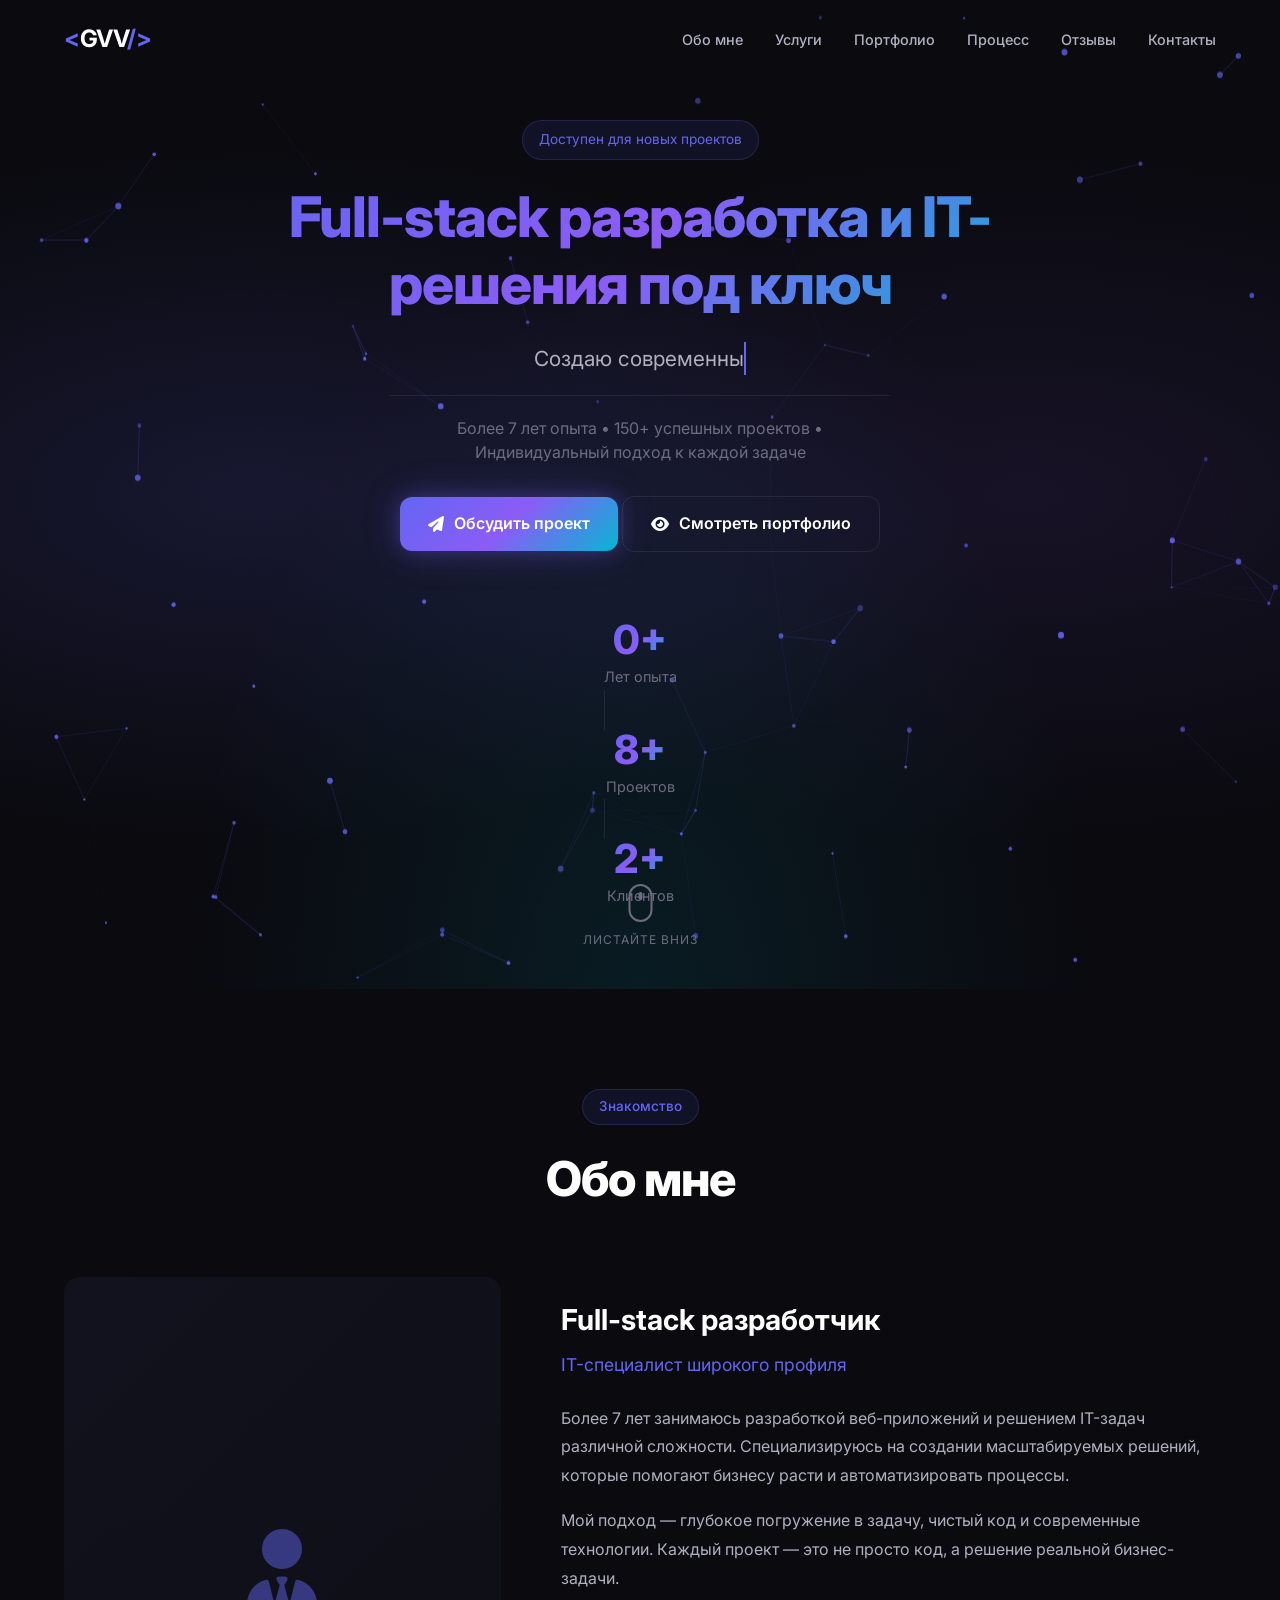
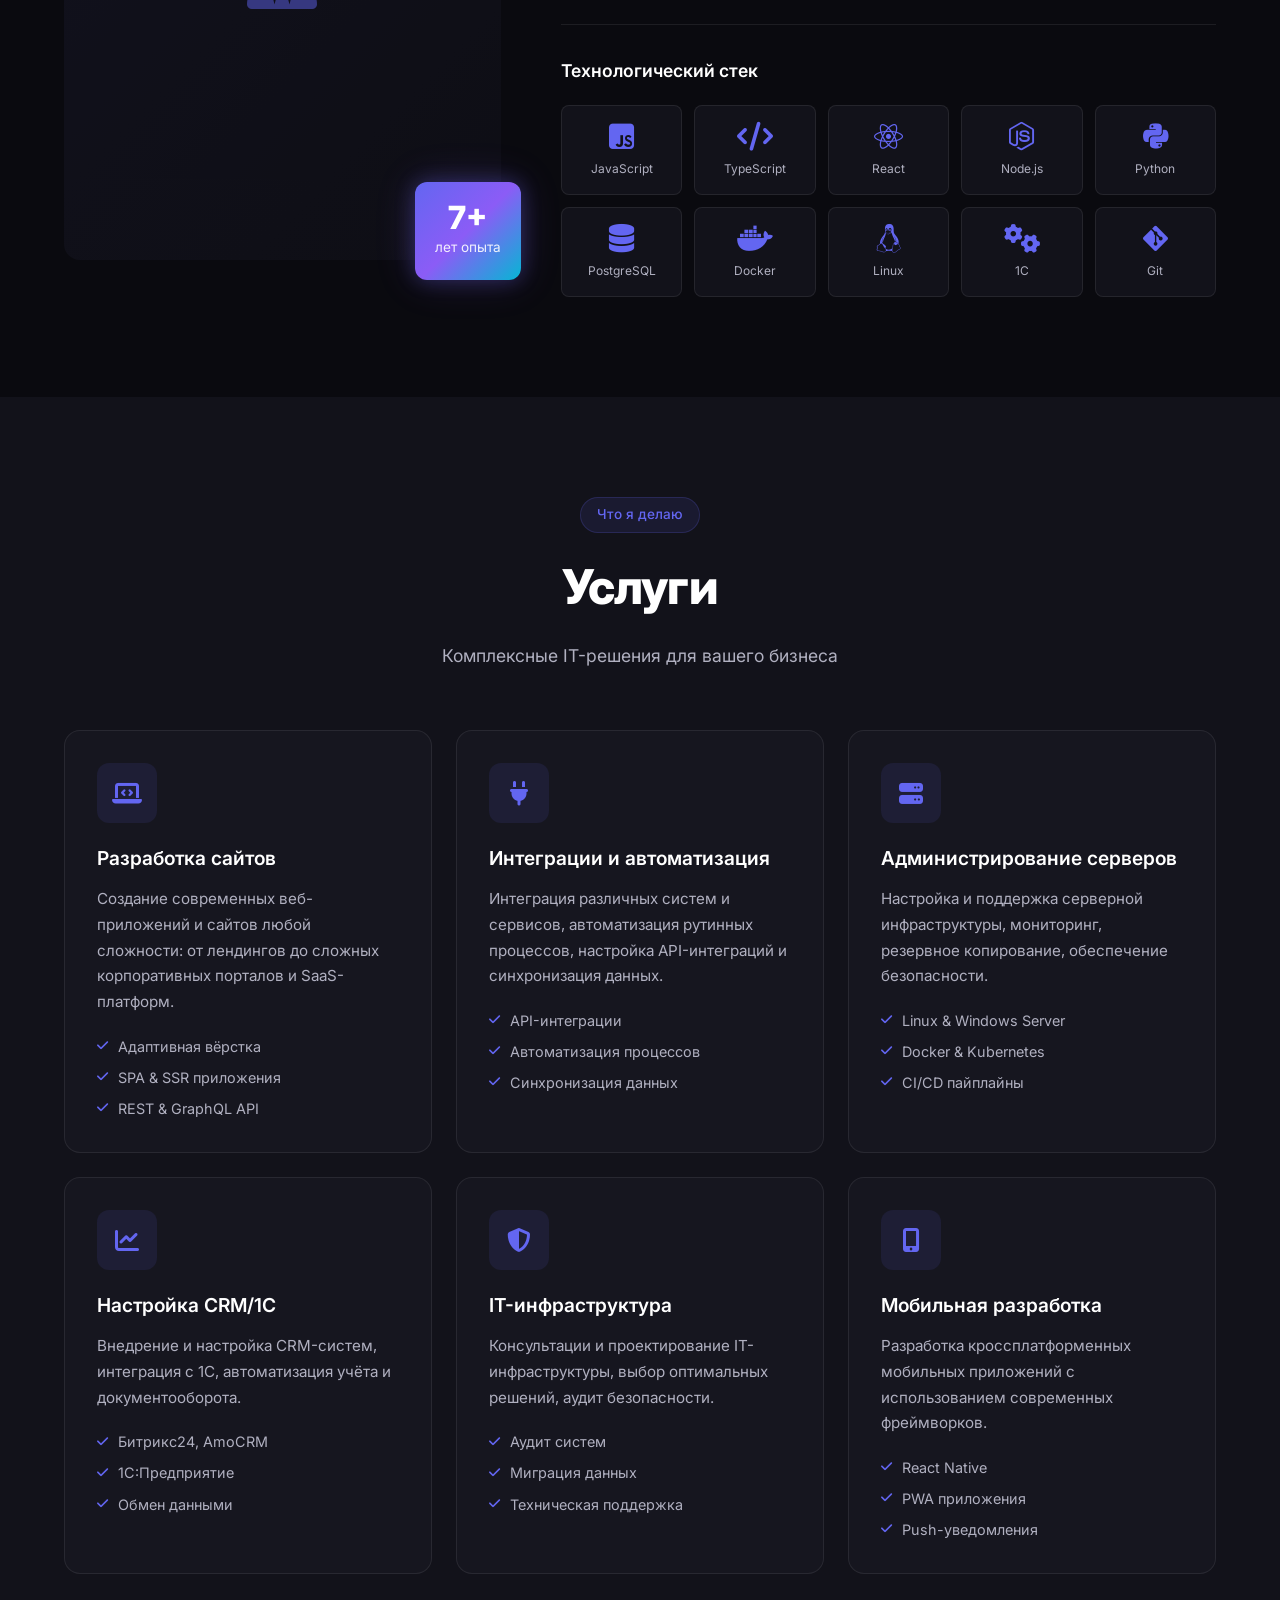
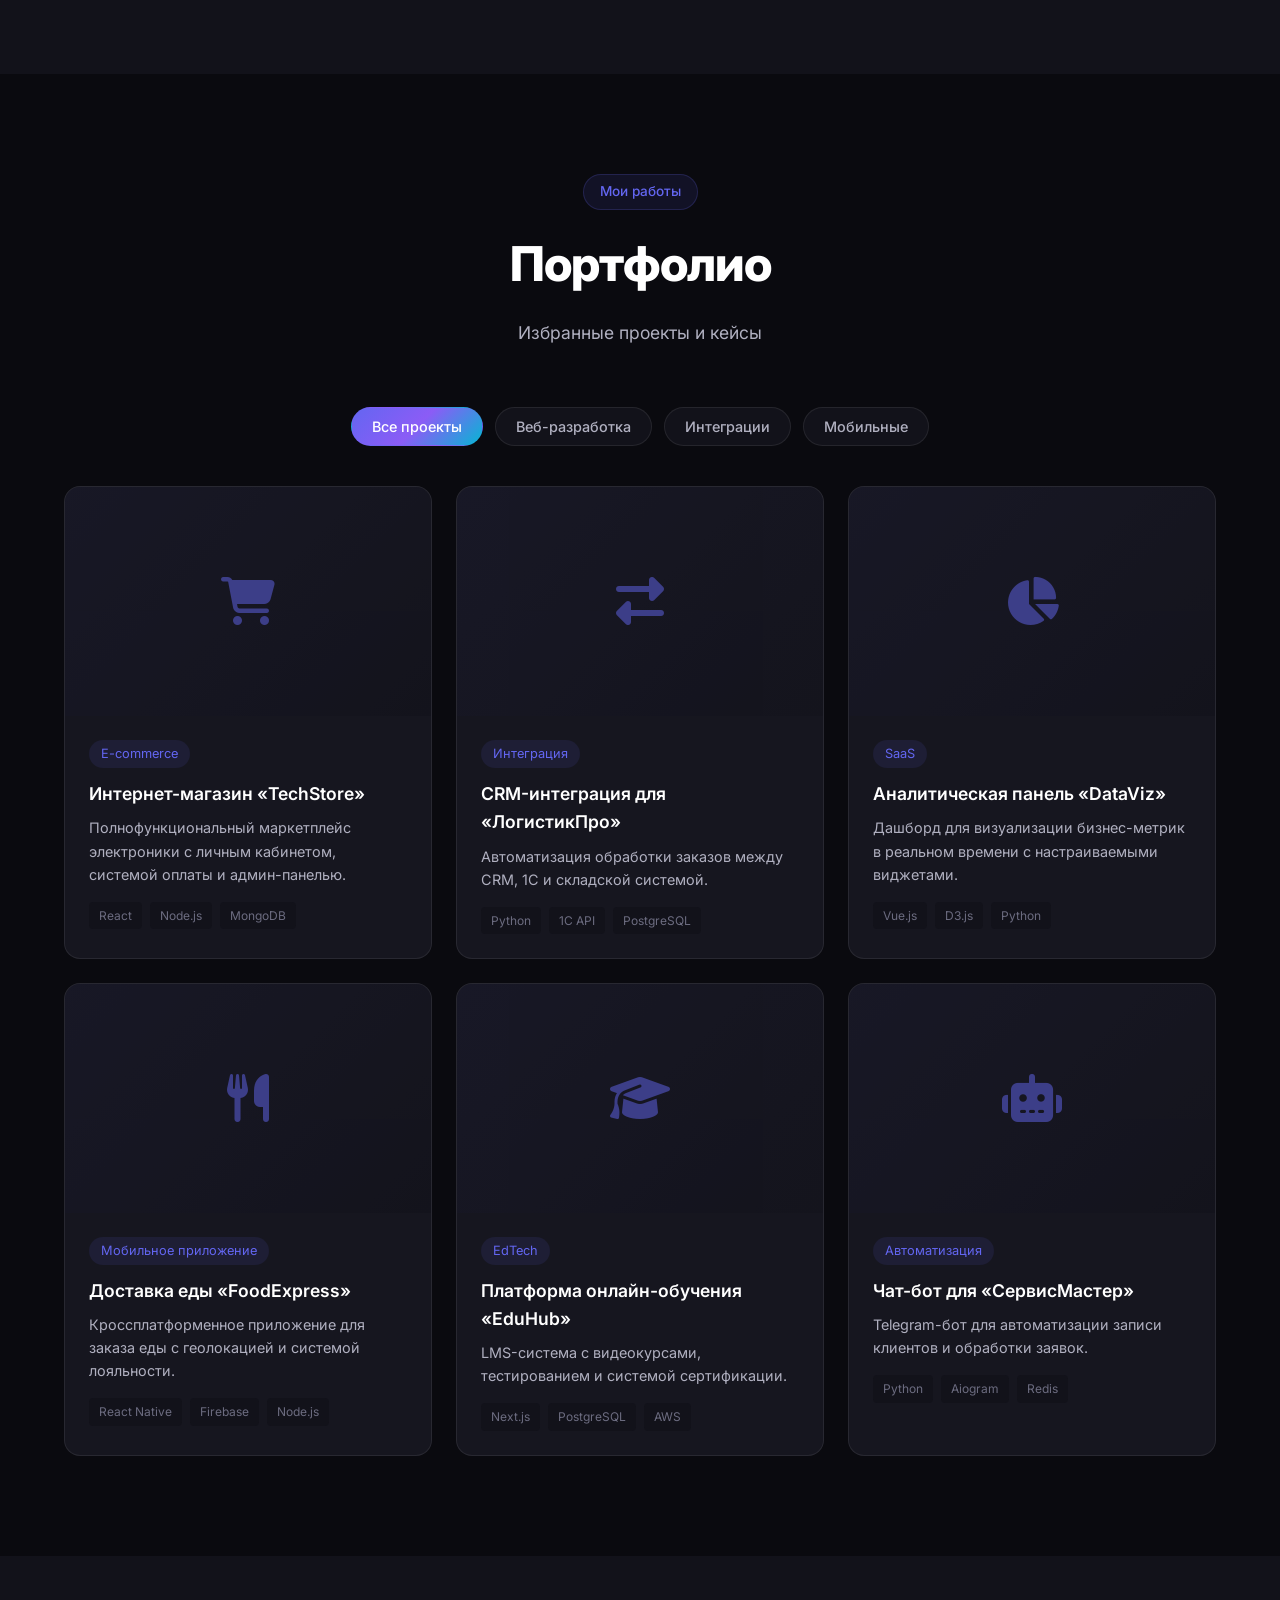
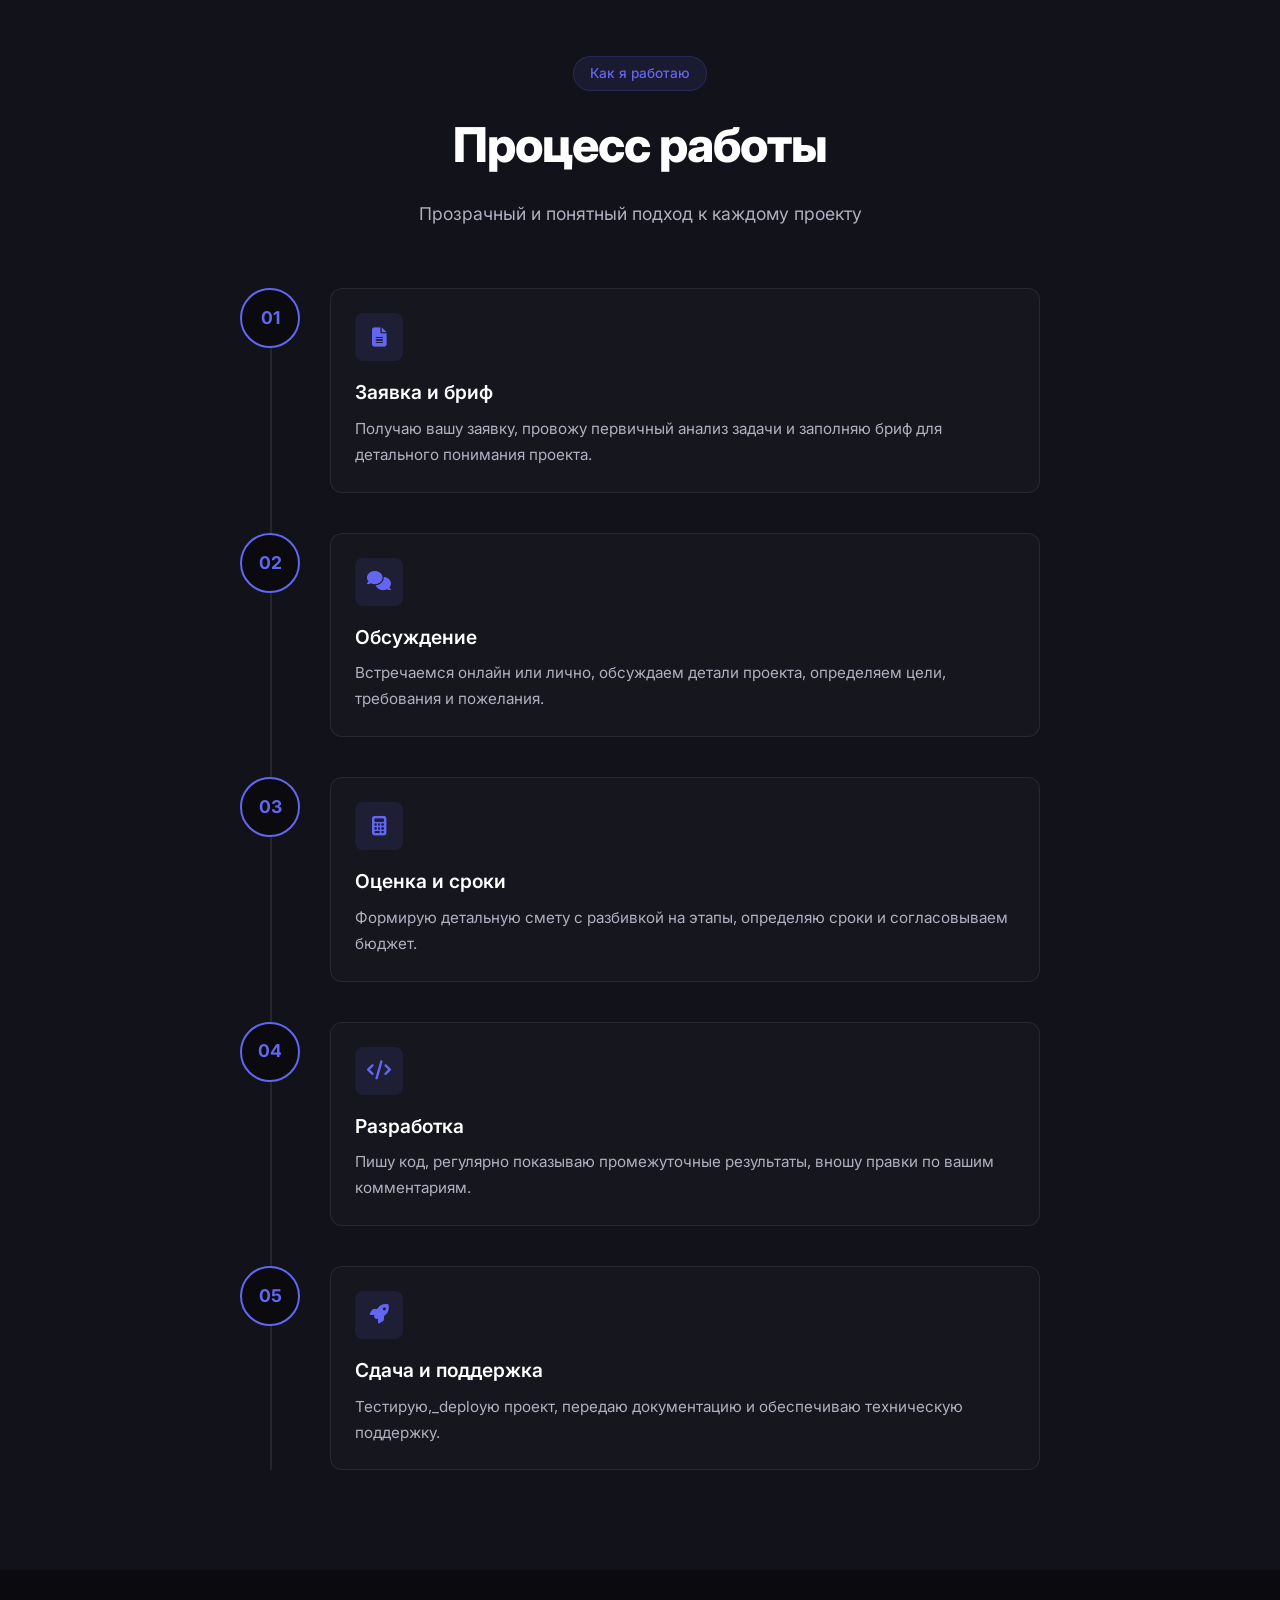
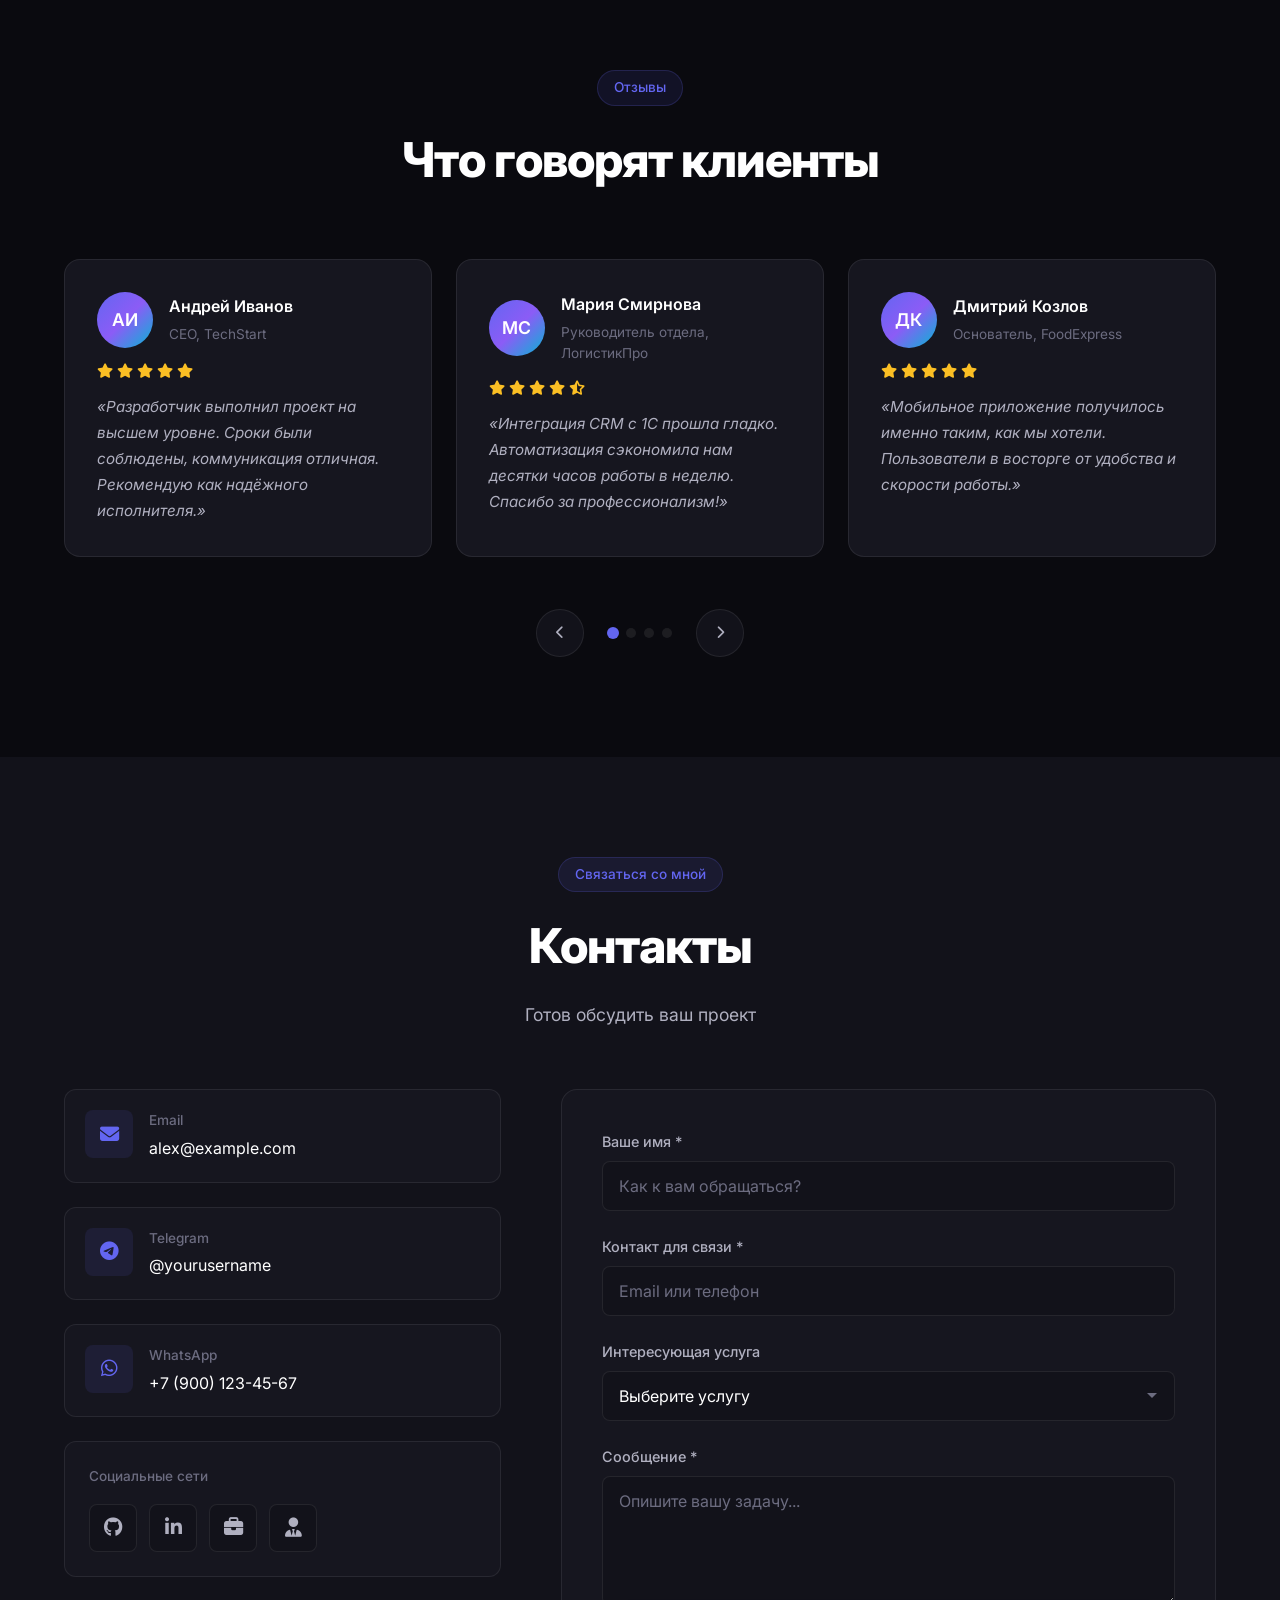
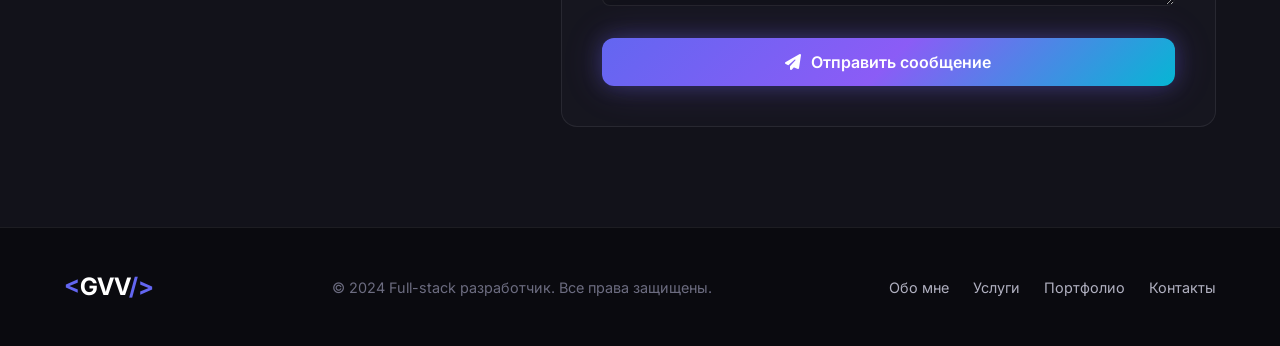
<file: index.html>
<!DOCTYPE html>
<html lang="ru">
<head>
    <meta charset="UTF-8">
    <meta name="viewport" content="width=device-width, initial-scale=1.0">
    <title>Full-stack разработчик & IT-специалист | Портфолио</title>
    <meta name="description" content="Full-stack разработка и IT-решения под ключ. Создаю современные веб-приложения, автоматизирую бизнес-процессы, обеспечиваю надёжную IT-инфраструктуру.">
    <meta property="og:title" content="Full-stack разработчик & IT-специалист | Портфолио">
    <meta property="og:description" content="Full-stack разработка и IT-решения под ключ. Создаю современные веб-приложения, автоматизирую бизнес-процессы.">
    <meta property="og:type" content="website">
    <meta property="og:image" content="https://yourdomain.com/og-image.jpg">
    <meta property="og:url" content="https://yourdomain.com">
    <link rel="icon" type="image/svg+xml" href="favicon.svg">
    <script type="application/ld+json">
    {
      "@context": "https://schema.org",
      "@type": "ProfessionalService",
      "name": "Full-stack разработчик & IT-специалист",
      "description": "Full-stack разработка и IT-решения под ключ",
      "url": "https://yourdomain.com",
      "telephone": "+7-900-123-45-67",
      "email": "alex@example.com",
      "sameAs": [
        "https://github.com/yourusername",
        "https://linkedin.com/in/yourusername",
        "https://t.me/yourusername"
      ]
    }
    </script>
    <link rel="preconnect" href="https://fonts.googleapis.com">
    <link rel="preconnect" href="https://fonts.gstatic.com" crossorigin>
    <link href="https://fonts.googleapis.com/css2?family=Inter:wght@300;400;500;600;700;800&display=swap" rel="stylesheet">
    <link rel="stylesheet" href="https://cdnjs.cloudflare.com/ajax/libs/font-awesome/6.4.0/css/all.min.css">
    <link rel="stylesheet" href="styles.css">
    <link rel="stylesheet" href="animations.css">
</head>
<body>
    <!-- Navigation -->
    <nav class="navbar" id="navbar">
        <div class="nav-container">
            <a href="#" class="nav-logo">
                <span class="logo-bracket">&lt;</span>GVV<span class="logo-bracket">/&gt;</span>
            </a>
            <div class="nav-menu" id="nav-menu">
                <a href="#about" class="nav-link">Обо мне</a>
                <a href="#services" class="nav-link">Услуги</a>
                <a href="#portfolio" class="nav-link">Портфолио</a>
                <a href="#process" class="nav-link">Процесс</a>
                <a href="#testimonials" class="nav-link">Отзывы</a>
                <a href="#contact" class="nav-link">Контакты</a>
            </div>
            <button class="nav-toggle" id="nav-toggle" aria-label="Toggle menu">
                <span class="toggle-bar"></span>
                <span class="toggle-bar"></span>
                <span class="toggle-bar"></span>
            </button>
        </div>
    </nav>

    <!-- Hero Section -->
    <section class="hero" id="hero">
        <div class="hero-bg">
            <div class="hero-gradient"></div>
            <canvas id="particles-canvas"></canvas>
        </div>
        <div class="hero-content">
            <div class="hero-badge animate-fade-in">
                <span class="badge-dot"></span>
                Доступен для новых проектов
            </div>
            <h1 class="hero-title animate-fade-in">
                <span class="hero-name">Full-stack разработка и IT-решения под ключ</span>
            </h1>
            <p class="hero-subtitle animate-fade-in">
                Создаю современные веб-приложения, автоматизирую бизнес-процессы и обеспечиваю надёжную IT-инфраструктуру
            </p>
            <p class="hero-description animate-fade-in">
                Более 7 лет опыта • 150+ успешных проектов • Индивидуальный подход к каждой задаче
            </p>
            <div class="hero-buttons animate-fade-in">
                <a href="#contact" class="btn btn-primary">
                    <i class="fas fa-paper-plane"></i>
                    Обсудить проект
                </a>
                <a href="#portfolio" class="btn btn-secondary">
                    <i class="fas fa-eye"></i>
                    Смотреть портфолио
                </a>
            </div>
            <div class="hero-stats animate-fade-in">
                <div class="stat-item">
                    <span class="stat-number" data-count="7">0</span>
                    <span class="stat-label">Лет опыта</span>
                </div>
                <div class="stat-divider"></div>
                <div class="stat-item">
                    <span class="stat-number" data-count="150">0</span>
                    <span class="stat-label">Проектов</span>
                </div>
                <div class="stat-divider"></div>
                <div class="stat-item">
                    <span class="stat-number" data-count="50">0</span>
                    <span class="stat-label">Клиентов</span>
                </div>
            </div>
        </div>
        <div class="hero-scroll">
            <a href="#about" class="scroll-btn">
                <span class="scroll-mouse">
                    <span class="scroll-wheel"></span>
                </span>
                <span class="scroll-text">Листайте вниз</span>
            </a>
        </div>
    </section>

    <!-- About Section -->
    <section class="section about" id="about">
        <div class="container">
            <div class="section-header">
                <span class="section-tag">Знакомство</span>
                <h2 class="section-title">Обо мне</h2>
            </div>
            <div class="about-grid">
                <div class="about-image">
                    <div class="image-wrapper">
                        <div class="image-placeholder">
                            <i class="fas fa-user-tie"></i>
                        </div>
                        <div class="image-border"></div>
                    </div>
                    <div class="experience-badge">
                        <span class="exp-number">7+</span>
                        <span class="exp-text">лет опыта</span>
                    </div>
                </div>
                <div class="about-content">
                    <h3 class="about-name">Full-stack разработчик</h3>
                    <p class="about-role">IT-специалист широкого профиля</p>
                    <p class="about-text">
                        Более 7 лет занимаюсь разработкой веб-приложений и решением 
                        IT-задач различной сложности. Специализируюсь на создании 
                        масштабируемых решений, которые помогают бизнесу расти и 
                        автоматизировать процессы.
                    </p>
                    <p class="about-text">
                        Мой подход — глубокое погружение в задачу, чистый код и 
                        современные технологии. Каждый проект — это не просто код, 
                        а решение реальной бизнес-задачи.
                    </p>
                    
                    <div class="tech-stack">
                        <h4 class="stack-title">Технологический стек</h4>
                        <div class="stack-grid">
                            <div class="tech-item" data-tooltip="JavaScript">
                                <i class="fab fa-js-square"></i>
                                <span>JavaScript</span>
                            </div>
                            <div class="tech-item" data-tooltip="TypeScript">
                                <i class="fas fa-code"></i>
                                <span>TypeScript</span>
                            </div>
                            <div class="tech-item" data-tooltip="React">
                                <i class="fab fa-react"></i>
                                <span>React</span>
                            </div>
                            <div class="tech-item" data-tooltip="Node.js">
                                <i class="fab fa-node-js"></i>
                                <span>Node.js</span>
                            </div>
                            <div class="tech-item" data-tooltip="Python">
                                <i class="fab fa-python"></i>
                                <span>Python</span>
                            </div>
                            <div class="tech-item" data-tooltip="PostgreSQL">
                                <i class="fas fa-database"></i>
                                <span>PostgreSQL</span>
                            </div>
                            <div class="tech-item" data-tooltip="Docker">
                                <i class="fab fa-docker"></i>
                                <span>Docker</span>
                            </div>
                            <div class="tech-item" data-tooltip="Linux">
                                <i class="fab fa-linux"></i>
                                <span>Linux</span>
                            </div>
                            <div class="tech-item" data-tooltip="1С">
                                <i class="fas fa-cogs"></i>
                                <span>1С</span>
                            </div>
                            <div class="tech-item" data-tooltip="Git">
                                <i class="fab fa-git-alt"></i>
                                <span>Git</span>
                            </div>
                        </div>
                    </div>
                </div>
            </div>
        </div>
    </section>

    <!-- Services Section -->
    <section class="section services" id="services">
        <div class="container">
            <div class="section-header">
                <span class="section-tag">Что я делаю</span>
                <h2 class="section-title">Услуги</h2>
                <p class="section-subtitle">Комплексные IT-решения для вашего бизнеса</p>
            </div>
            <div class="services-grid">
                <div class="service-card">
                    <div class="service-icon">
                        <i class="fas fa-laptop-code"></i>
                    </div>
                    <h3 class="service-title">Разработка сайтов</h3>
                    <p class="service-desc">
                        Создание современных веб-приложений и сайтов любой сложности: 
                        от лендингов до сложных корпоративных порталов и SaaS-платформ.
                    </p>
                    <ul class="service-features">
                        <li><i class="fas fa-check"></i> Адаптивная вёрстка</li>
                        <li><i class="fas fa-check"></i> SPA & SSR приложения</li>
                        <li><i class="fas fa-check"></i> REST & GraphQL API</li>
                    </ul>
                </div>
                
                <div class="service-card">
                    <div class="service-icon">
                        <i class="fas fa-plug"></i>
                    </div>
                    <h3 class="service-title">Интеграции и автоматизация</h3>
                    <p class="service-desc">
                        Интеграция различных систем и сервисов, автоматизация 
                        рутинных процессов, настройка API-интеграций и синхронизация данных.
                    </p>
                    <ul class="service-features">
                        <li><i class="fas fa-check"></i> API-интеграции</li>
                        <li><i class="fas fa-check"></i> Автоматизация процессов</li>
                        <li><i class="fas fa-check"></i> Синхронизация данных</li>
                    </ul>
                </div>
                
                <div class="service-card">
                    <div class="service-icon">
                        <i class="fas fa-server"></i>
                    </div>
                    <h3 class="service-title">Администрирование серверов</h3>
                    <p class="service-desc">
                        Настройка и поддержка серверной инфраструктуры, 
                        мониторинг, резервное копирование, обеспечение безопасности.
                    </p>
                    <ul class="service-features">
                        <li><i class="fas fa-check"></i> Linux & Windows Server</li>
                        <li><i class="fas fa-check"></i> Docker & Kubernetes</li>
                        <li><i class="fas fa-check"></i> CI/CD пайплайны</li>
                    </ul>
                </div>
                
                <div class="service-card">
                    <div class="service-icon">
                        <i class="fas fa-chart-line"></i>
                    </div>
                    <h3 class="service-title">Настройка CRM/1С</h3>
                    <p class="service-desc">
                        Внедрение и настройка CRM-систем, интеграция с 1С, 
                        автоматизация учёта и документооборота.
                    </p>
                    <ul class="service-features">
                        <li><i class="fas fa-check"></i> Битрикс24, AmoCRM</li>
                        <li><i class="fas fa-check"></i> 1С:Предприятие</li>
                        <li><i class="fas fa-check"></i> Обмен данными</li>
                    </ul>
                </div>
                
                <div class="service-card">
                    <div class="service-icon">
                        <i class="fas fa-shield-alt"></i>
                    </div>
                    <h3 class="service-title">IT-инфраструктура</h3>
                    <p class="service-desc">
                        Консультации и проектирование IT-инфраструктуры, 
                        выбор оптимальных решений, аудит безопасности.
                    </p>
                    <ul class="service-features">
                        <li><i class="fas fa-check"></i> Аудит систем</li>
                        <li><i class="fas fa-check"></i> Миграция данных</li>
                        <li><i class="fas fa-check"></i> Техническая поддержка</li>
                    </ul>
                </div>
                
                <div class="service-card">
                    <div class="service-icon">
                        <i class="fas fa-mobile-alt"></i>
                    </div>
                    <h3 class="service-title">Мобильная разработка</h3>
                    <p class="service-desc">
                        Разработка кроссплатформенных мобильных приложений 
                        с использованием современных фреймворков.
                    </p>
                    <ul class="service-features">
                        <li><i class="fas fa-check"></i> React Native</li>
                        <li><i class="fas fa-check"></i> PWA приложения</li>
                        <li><i class="fas fa-check"></i> Push-уведомления</li>
                    </ul>
                </div>
            </div>
        </div>
    </section>

    <!-- Portfolio Section -->
    <section class="section portfolio" id="portfolio">
        <div class="container">
            <div class="section-header">
                <span class="section-tag">Мои работы</span>
                <h2 class="section-title">Портфолио</h2>
                <p class="section-subtitle">Избранные проекты и кейсы</p>
            </div>
            
            <div class="portfolio-filters">
                <button class="filter-btn active" data-filter="all">Все проекты</button>
                <button class="filter-btn" data-filter="web">Веб-разработка</button>
                <button class="filter-btn" data-filter="integration">Интеграции</button>
                <button class="filter-btn" data-filter="mobile">Мобильные</button>
            </div>
            
            <div class="portfolio-grid">
                <div class="portfolio-card" data-category="web" data-modal="project1">
                    <div class="card-image">
                        <div class="card-placeholder">
                            <i class="fas fa-shopping-cart"></i>
                        </div>
                        <div class="card-overlay">
                            <span class="card-link">Подробнее <i class="fas fa-arrow-right"></i></span>
                        </div>
                    </div>
                    <div class="card-content">
                        <span class="card-tag">E-commerce</span>
                        <h3 class="card-title">Интернет-магазин «TechStore»</h3>
                        <p class="card-desc">Полнофункциональный маркетплейс электроники с личным кабинетом, системой оплаты и админ-панелью.</p>
                        <div class="card-stack">
                            <span>React</span>
                            <span>Node.js</span>
                            <span>MongoDB</span>
                        </div>
                    </div>
                </div>
                
                <div class="portfolio-card" data-category="integration" data-modal="project2">
                    <div class="card-image">
                        <div class="card-placeholder">
                            <i class="fas fa-exchange-alt"></i>
                        </div>
                        <div class="card-overlay">
                            <span class="card-link">Подробнее <i class="fas fa-arrow-right"></i></span>
                        </div>
                    </div>
                    <div class="card-content">
                        <span class="card-tag">Интеграция</span>
                        <h3 class="card-title">CRM-интеграция для «ЛогистикПро»</h3>
                        <p class="card-desc">Автоматизация обработки заказов между CRM, 1С и складской системой.</p>
                        <div class="card-stack">
                            <span>Python</span>
                            <span>1С API</span>
                            <span>PostgreSQL</span>
                        </div>
                    </div>
                </div>
                
                <div class="portfolio-card" data-category="web" data-modal="project3">
                    <div class="card-image">
                        <div class="card-placeholder">
                            <i class="fas fa-chart-pie"></i>
                        </div>
                        <div class="card-overlay">
                            <span class="card-link">Подробнее <i class="fas fa-arrow-right"></i></span>
                        </div>
                    </div>
                    <div class="card-content">
                        <span class="card-tag">SaaS</span>
                        <h3 class="card-title">Аналитическая панель «DataViz»</h3>
                        <p class="card-desc">Дашборд для визуализации бизнес-метрик в реальном времени с настраиваемыми виджетами.</p>
                        <div class="card-stack">
                            <span>Vue.js</span>
                            <span>D3.js</span>
                            <span>Python</span>
                        </div>
                    </div>
                </div>
                
                <div class="portfolio-card" data-category="mobile" data-modal="project4">
                    <div class="card-image">
                        <div class="card-placeholder">
                            <i class="fas fa-utensils"></i>
                        </div>
                        <div class="card-overlay">
                            <span class="card-link">Подробнее <i class="fas fa-arrow-right"></i></span>
                        </div>
                    </div>
                    <div class="card-content">
                        <span class="card-tag">Мобильное приложение</span>
                        <h3 class="card-title">Доставка еды «FoodExpress»</h3>
                        <p class="card-desc">Кроссплатформенное приложение для заказа еды с геолокацией и системой лояльности.</p>
                        <div class="card-stack">
                            <span>React Native</span>
                            <span>Firebase</span>
                            <span>Node.js</span>
                        </div>
                    </div>
                </div>
                
                <div class="portfolio-card" data-category="web" data-modal="project5">
                    <div class="card-image">
                        <div class="card-placeholder">
                            <i class="fas fa-graduation-cap"></i>
                        </div>
                        <div class="card-overlay">
                            <span class="card-link">Подробнее <i class="fas fa-arrow-right"></i></span>
                        </div>
                    </div>
                    <div class="card-content">
                        <span class="card-tag">EdTech</span>
                        <h3 class="card-title">Платформа онлайн-обучения «EduHub»</h3>
                        <p class="card-desc">LMS-система с видеокурсами, тестированием и системой сертификации.</p>
                        <div class="card-stack">
                            <span>Next.js</span>
                            <span>PostgreSQL</span>
                            <span>AWS</span>
                        </div>
                    </div>
                </div>
                
                <div class="portfolio-card" data-category="integration" data-modal="project6">
                    <div class="card-image">
                        <div class="card-placeholder">
                            <i class="fas fa-robot"></i>
                        </div>
                        <div class="card-overlay">
                            <span class="card-link">Подробнее <i class="fas fa-arrow-right"></i></span>
                        </div>
                    </div>
                    <div class="card-content">
                        <span class="card-tag">Автоматизация</span>
                        <h3 class="card-title">Чат-бот для «СервисМастер»</h3>
                        <p class="card-desc">Telegram-бот для автоматизации записи клиентов и обработки заявок.</p>
                        <div class="card-stack">
                            <span>Python</span>
                            <span>Aiogram</span>
                            <span>Redis</span>
                        </div>
                    </div>
                </div>
            </div>
        </div>
    </section>

    <!-- Process Section -->
    <section class="section process" id="process">
        <div class="container">
            <div class="section-header">
                <span class="section-tag">Как я работаю</span>
                <h2 class="section-title">Процесс работы</h2>
                <p class="section-subtitle">Прозрачный и понятный подход к каждому проекту</p>
            </div>
            <div class="process-timeline">
                <div class="timeline-item">
                    <div class="timeline-number">01</div>
                    <div class="timeline-content">
                        <div class="timeline-icon">
                            <i class="fas fa-file-alt"></i>
                        </div>
                        <h3 class="timeline-title">Заявка и бриф</h3>
                        <p class="timeline-desc">
                            Получаю вашу заявку, провожу первичный анализ задачи 
                            и заполняю бриф для детального понимания проекта.
                        </p>
                    </div>
                </div>
                
                <div class="timeline-item">
                    <div class="timeline-number">02</div>
                    <div class="timeline-content">
                        <div class="timeline-icon">
                            <i class="fas fa-comments"></i>
                        </div>
                        <h3 class="timeline-title">Обсуждение</h3>
                        <p class="timeline-desc">
                            Встречаемся онлайн или лично, обсуждаем детали проекта, 
                            определяем цели, требования и пожелания.
                        </p>
                    </div>
                </div>
                
                <div class="timeline-item">
                    <div class="timeline-number">03</div>
                    <div class="timeline-content">
                        <div class="timeline-icon">
                            <i class="fas fa-calculator"></i>
                        </div>
                        <h3 class="timeline-title">Оценка и сроки</h3>
                        <p class="timeline-desc">
                            Формирую детальную смету с разбивкой на этапы, 
                            определяю сроки и согласовываем бюджет.
                        </p>
                    </div>
                </div>
                
                <div class="timeline-item">
                    <div class="timeline-number">04</div>
                    <div class="timeline-content">
                        <div class="timeline-icon">
                            <i class="fas fa-code"></i>
                        </div>
                        <h3 class="timeline-title">Разработка</h3>
                        <p class="timeline-desc">
                            Пишу код, регулярно показываю промежуточные результаты, 
                            вношу правки по вашим комментариям.
                        </p>
                    </div>
                </div>
                
                <div class="timeline-item">
                    <div class="timeline-number">05</div>
                    <div class="timeline-content">
                        <div class="timeline-icon">
                            <i class="fas fa-rocket"></i>
                        </div>
                        <h3 class="timeline-title">Сдача и поддержка</h3>
                        <p class="timeline-desc">
                            Тестирую,_deployю проект, передаю документацию 
                            и обеспечиваю техническую поддержку.
                        </p>
                    </div>
                </div>
            </div>
        </div>
    </section>

    <!-- Testimonials Section -->
    <section class="section testimonials" id="testimonials">
        <div class="container">
            <div class="section-header">
                <span class="section-tag">Отзывы</span>
                <h2 class="section-title">Что говорят клиенты</h2>
            </div>
            <div class="testimonials-slider">
                <div class="testimonial-card">
                    <div class="testimonial-header">
                        <div class="testimonial-avatar">
                            <div class="avatar-placeholder">АИ</div>
                        </div>
                        <div class="testimonial-info">
                            <h4 class="testimonial-name">Андрей Иванов</h4>
                            <p class="testimonial-company">CEO, TechStart</p>
                        </div>
                    </div>
                    <div class="testimonial-stars">
                        <i class="fas fa-star"></i>
                        <i class="fas fa-star"></i>
                        <i class="fas fa-star"></i>
                        <i class="fas fa-star"></i>
                        <i class="fas fa-star"></i>
                    </div>
                    <p class="testimonial-text">
                        «Разработчик выполнил проект на высшем уровне. Сроки были соблюдены, 
                        коммуникация отличная. Рекомендую как надёжного исполнителя.»
                    </p>
                </div>
                
                <div class="testimonial-card">
                    <div class="testimonial-header">
                        <div class="testimonial-avatar">
                            <div class="avatar-placeholder">МС</div>
                        </div>
                        <div class="testimonial-info">
                            <h4 class="testimonial-name">Мария Смирнова</h4>
                            <p class="testimonial-company">Руководитель отдела, ЛогистикПро</p>
                        </div>
                    </div>
                    <div class="testimonial-stars">
                        <i class="fas fa-star"></i>
                        <i class="fas fa-star"></i>
                        <i class="fas fa-star"></i>
                        <i class="fas fa-star"></i>
                        <i class="fas fa-star-half-alt"></i>
                    </div>
                    <p class="testimonial-text">
                        «Интеграция CRM с 1С прошла гладко. Автоматизация сэкономила 
                        нам десятки часов работы в неделю. Спасибо за профессионализм!»
                    </p>
                </div>
                
                <div class="testimonial-card">
                    <div class="testimonial-header">
                        <div class="testimonial-avatar">
                            <div class="avatar-placeholder">ДК</div>
                        </div>
                        <div class="testimonial-info">
                            <h4 class="testimonial-name">Дмитрий Козлов</h4>
                            <p class="testimonial-company">Основатель, FoodExpress</p>
                        </div>
                    </div>
                    <div class="testimonial-stars">
                        <i class="fas fa-star"></i>
                        <i class="fas fa-star"></i>
                        <i class="fas fa-star"></i>
                        <i class="fas fa-star"></i>
                        <i class="fas fa-star"></i>
                    </div>
                    <p class="testimonial-text">
                        «Мобильное приложение получилось именно таким, как мы хотели. 
                        Пользователи в восторге от удобства и скорости работы.»
                    </p>
                </div>
                
                <div class="testimonial-card">
                    <div class="testimonial-header">
                        <div class="testimonial-avatar">
                            <div class="avatar-placeholder">ЕП</div>
                        </div>
                        <div class="testimonial-info">
                            <h4 class="testimonial-name">Елена Петрова</h4>
                            <p class="testimonial-company">Маркетолог, EduHub</p>
                        </div>
                    </div>
                    <div class="testimonial-stars">
                        <i class="fas fa-star"></i>
                        <i class="fas fa-star"></i>
                        <i class="fas fa-star"></i>
                        <i class="fas fa-star"></i>
                        <i class="fas fa-star"></i>
                    </div>
                    <p class="testimonial-text">
                        «Платформа для онлайн-обучения работает безупречно. 
                        Разработчик учёл все наши пожелания и предложил отличные решения.»
                    </p>
                </div>
            </div>
            <div class="slider-controls">
                <button class="slider-btn prev-btn" aria-label="Previous testimonial">
                    <i class="fas fa-chevron-left"></i>
                </button>
                <div class="slider-dots">
                    <span class="dot active"></span>
                    <span class="dot"></span>
                    <span class="dot"></span>
                    <span class="dot"></span>
                </div>
                <button class="slider-btn next-btn" aria-label="Next testimonial">
                    <i class="fas fa-chevron-right"></i>
                </button>
            </div>
        </div>
    </section>

    <!-- Contact Section -->
    <section class="section contact" id="contact">
        <div class="container">
            <div class="section-header">
                <span class="section-tag">Связаться со мной</span>
                <h2 class="section-title">Контакты</h2>
                <p class="section-subtitle">Готов обсудить ваш проект</p>
            </div>
            <div class="contact-grid">
                <div class="contact-info">
                    <div class="contact-item">
                        <div class="contact-icon">
                            <i class="fas fa-envelope"></i>
                        </div>
                        <div class="contact-details">
                            <h4>Email</h4>
                            <a href="mailto:alex@example.com">alex@example.com</a>
                        </div>
                    </div>
                    
                    <div class="contact-item">
                        <div class="contact-icon">
                            <i class="fab fa-telegram-plane"></i>
                        </div>
                        <div class="contact-details">
                            <h4>Telegram</h4>
                            <a href="https://t.me/yourusername" target="_blank">@yourusername</a>
                        </div>
                    </div>
                    
                    <div class="contact-item">
                        <div class="contact-icon">
                            <i class="fab fa-whatsapp"></i>
                        </div>
                        <div class="contact-details">
                            <h4>WhatsApp</h4>
                            <a href="https://wa.me/79001234567" target="_blank">+7 (900) 123-45-67</a>
                        </div>
                    </div>
                    
                    <div class="contact-socials">
                        <h4>Социальные сети</h4>
                        <div class="social-links">
                            <a href="https://github.com/yourusername" target="_blank" aria-label="GitHub">
                                <i class="fab fa-github"></i>
                            </a>
                            <a href="https://linkedin.com/in/yourusername" target="_blank" aria-label="LinkedIn">
                                <i class="fab fa-linkedin-in"></i>
                            </a>
                            <a href="https://hh.ru/resume/yourid" target="_blank" aria-label="HeadHunter">
                                <i class="fas fa-briefcase"></i>
                            </a>
                            <a href="https://freelance.ru/yourprofile" target="_blank" aria-label="Freelance.ru">
                                <i class="fas fa-user-tie"></i>
                            </a>
                        </div>
                    </div>
                </div>
                
                <div class="contact-form-wrapper">
                    <form class="contact-form" id="contact-form">
                        <div class="form-group">
                            <label for="name">Ваше имя *</label>
                            <input type="text" id="name" name="name" required placeholder="Как к вам обращаться?">
                        </div>
                        
                        <div class="form-group">
                            <label for="contact">Контакт для связи *</label>
                            <input type="text" id="contact" name="contact" required placeholder="Email или телефон">
                        </div>
                        
                        <div class="form-group">
                            <label for="service">Интересующая услуга</label>
                            <select id="service" name="service">
                                <option value="">Выберите услугу</option>
                                <option value="web">Разработка сайта</option>
                                <option value="integration">Интеграции и автоматизация</option>
                                <option value="server">Администрирование серверов</option>
                                <option value="crm">Настройка CRM/1С</option>
                                <option value="consulting">IT-консалтинг</option>
                                <option value="other">Другое</option>
                            </select>
                        </div>
                        
                        <div class="form-group">
                            <label for="message">Сообщение *</label>
                            <textarea id="message" name="message" required placeholder="Опишите вашу задачу..." rows="5"></textarea>
                        </div>
                        
                        <button type="submit" class="btn btn-primary btn-full">
                            <i class="fas fa-paper-plane"></i>
                            Отправить сообщение
                        </button>
                    </form>
                </div>
            </div>
        </div>
    </section>

    <!-- Footer -->
    <footer class="footer">
        <div class="container">
            <div class="footer-content">
                <div class="footer-logo">
                    <span class="logo-bracket">&lt;</span>GVV<span class="logo-bracket">/&gt;</span>
                </div>
                <p class="footer-text">
                    © 2024 Full-stack разработчик. Все права защищены.
                </p>
                <div class="footer-links">
                    <a href="#about">Обо мне</a>
                    <a href="#services">Услуги</a>
                    <a href="#portfolio">Портфолио</a>
                    <a href="#contact">Контакты</a>
                </div>
            </div>
        </div>
    </footer>

    <!-- Project Modal -->
    <div class="modal" id="project-modal">
        <div class="modal-overlay"></div>
        <div class="modal-content">
            <button class="modal-close" aria-label="Close modal">
                <i class="fas fa-times"></i>
            </button>
            <div class="modal-body">
                <!-- Content will be dynamically inserted -->
            </div>
        </div>
    </div>

    <!-- Back to Top -->
    <button class="back-to-top" id="back-to-top" aria-label="Back to top">
        <i class="fas fa-arrow-up"></i>
    </button>

    <script src="script.js"></script>
</body>
</html>
</file>
<file: styles.css>
/* ============================================
   CSS Variables & Base Styles
   ============================================ */
:root {
    /* Colors */
    --bg-primary: #0a0a0f;
    --bg-secondary: #12121a;
    --bg-tertiary: #1a1a2e;
    --bg-card: #16161f;
    
    --text-primary: #ffffff;
    --text-secondary: #b0b0c0;
    --text-muted: #6c6c80;
    
    --accent-primary: #6366f1;
    --accent-secondary: #8b5cf6;
    --accent-gradient: linear-gradient(135deg, #6366f1 0%, #8b5cf6 50%, #06b6d4 100%);
    --accent-glow: 0 0 20px rgba(99, 102, 241, 0.3), 0 0 40px rgba(139, 92, 246, 0.2);
    
    --border-color: rgba(255, 255, 255, 0.08);
    --border-hover: rgba(99, 102, 241, 0.3);
    
    /* Typography */
    --font-family: 'Inter', -apple-system, BlinkMacSystemFont, 'Segoe UI', Roboto, sans-serif;
    
    /* Spacing */
    --section-padding: 100px 0;
    --container-max: 1200px;
    
    /* Transitions */
    --transition-fast: 0.2s ease;
    --transition-normal: 0.3s ease;
    --transition-slow: 0.5s ease;
    
    /* Border Radius */
    --radius-sm: 8px;
    --radius-md: 12px;
    --radius-lg: 16px;
    --radius-xl: 24px;
}

/* ============================================
   Reset & Base
   ============================================ */
*, *::before, *::after {
    margin: 0;
    padding: 0;
    box-sizing: border-box;
}

html {
    scroll-behavior: smooth;
    scroll-padding-top: 80px;
}

body {
    font-family: var(--font-family);
    background-color: var(--bg-primary);
    color: var(--text-primary);
    line-height: 1.6;
    overflow-x: hidden;
    -webkit-font-smoothing: antialiased;
    -moz-osx-font-smoothing: grayscale;
}

a {
    text-decoration: none;
    color: inherit;
    transition: color var(--transition-fast);
}

img {
    max-width: 100%;
    height: auto;
    display: block;
}

button {
    cursor: pointer;
    border: none;
    background: none;
    font-family: inherit;
}

ul {
    list-style: none;
}

.container {
    max-width: var(--container-max);
    margin: 0 auto;
    padding: 0 24px;
}

.section {
    padding: var(--section-padding);
    position: relative;
}

/* ============================================
   Navigation
   ============================================ */
.navbar {
    position: fixed;
    top: 0;
    left: 0;
    right: 0;
    z-index: 1000;
    padding: 20px 0;
    transition: all var(--transition-normal);
    background: transparent;
}

.navbar.scrolled {
    padding: 12px 0;
    background: rgba(10, 10, 15, 0.9);
    backdrop-filter: blur(20px);
    -webkit-backdrop-filter: blur(20px);
    border-bottom: 1px solid var(--border-color);
}

.nav-container {
    max-width: var(--container-max);
    margin: 0 auto;
    padding: 0 24px;
    display: flex;
    justify-content: space-between;
    align-items: center;
}

.nav-logo {
    font-size: 1.5rem;
    font-weight: 700;
    letter-spacing: -0.5px;
}

.logo-bracket {
    color: var(--accent-primary);
}

.nav-menu {
    display: flex;
    gap: 32px;
}

.nav-link {
    font-size: 0.9rem;
    font-weight: 500;
    color: var(--text-secondary);
    transition: color var(--transition-fast);
    position: relative;
}

.nav-link::after {
    content: '';
    position: absolute;
    bottom: -4px;
    left: 0;
    width: 0;
    height: 2px;
    background: var(--accent-gradient);
    transition: width var(--transition-normal);
}

.nav-link:hover {
    color: var(--text-primary);
}

.nav-link:hover::after {
    width: 100%;
}

.nav-toggle {
    display: none;
    flex-direction: column;
    gap: 5px;
    padding: 5px;
}

.toggle-bar {
    width: 24px;
    height: 2px;
    background: var(--text-primary);
    transition: all var(--transition-normal);
}

.nav-toggle.active .toggle-bar:nth-child(1) {
    transform: rotate(45deg) translate(5px, 5px);
}

.nav-toggle.active .toggle-bar:nth-child(2) {
    opacity: 0;
}

.nav-toggle.active .toggle-bar:nth-child(3) {
    transform: rotate(-45deg) translate(5px, -5px);
}

/* ============================================
   Hero Section
   ============================================ */
.hero {
    min-height: 100vh;
    display: flex;
    align-items: center;
    justify-content: center;
    position: relative;
    overflow: hidden;
    padding: 120px 24px 80px;
}

.hero-bg {
    position: absolute;
    top: 0;
    left: 0;
    right: 0;
    bottom: 0;
    z-index: 0;
}

.hero-gradient {
    position: absolute;
    top: 0;
    left: 0;
    right: 0;
    bottom: 0;
    background: 
        radial-gradient(ellipse at 20% 50%, rgba(99, 102, 241, 0.15) 0%, transparent 50%),
        radial-gradient(ellipse at 80% 50%, rgba(139, 92, 246, 0.1) 0%, transparent 50%),
        radial-gradient(ellipse at 50% 100%, rgba(6, 182, 212, 0.1) 0%, transparent 50%);
}

#particles-canvas {
    position: absolute;
    top: 0;
    left: 0;
    width: 100%;
    height: 100%;
}

.hero-content {
    position: relative;
    z-index: 1;
    text-align: center;
    max-width: 900px;
    width: 100%;
    padding: 0 20px;
    display: flex;
    flex-direction: column;
    align-items: center;
}

.hero-badge {
    display: inline-flex;
    align-items: center;
    gap: 8px;
    padding: 8px 16px;
    background: rgba(99, 102, 241, 0.1);
    border: 1px solid rgba(99, 102, 241, 0.2);
    border-radius: 50px;
    font-size: 0.85rem;
    color: var(--accent-primary);
    margin-bottom: 24px;
}

.badge-dot {
    width: 8px;
    height: 8px;
    background: #22c55e;
    border-radius: 50%;
    animation: pulse 2s infinite;
}

@keyframes pulse {
    0%, 100% { opacity: 1; transform: scale(1); }
    50% { opacity: 0.5; transform: scale(1.2); }
}

.hero-title {
    margin-bottom: 24px;
}

.hero-greeting {
    display: block;
    font-size: 1.2rem;
    font-weight: 400;
    color: var(--text-secondary);
    margin-bottom: 8px;
}

.hero-name {
    display: block;
    font-size: clamp(2rem, 5vw, 3.5rem);
    font-weight: 800;
    letter-spacing: -1px;
    background: var(--accent-gradient);
    -webkit-background-clip: text;
    -webkit-text-fill-color: transparent;
    background-clip: text;
    line-height: 1.2;
}

.hero-subtitle {
    font-size: clamp(1rem, 2vw, 1.3rem);
    font-weight: 400;
    color: var(--text-secondary);
    margin-bottom: 20px;
    max-width: 700px;
    margin-left: auto;
    margin-right: auto;
    line-height: 1.6;
}

.hero-description {
    font-size: 1rem;
    color: var(--text-muted);
    max-width: 500px;
    margin: 0 auto 32px;
    line-height: 1.5;
    padding-top: 20px;
    border-top: 1px solid var(--border-color);
    width: 100%;
}

.hero-buttons {
    display: flex;
    gap: 16px;
    justify-content: center;
    flex-wrap: wrap;
    margin-bottom: 48px;
    width: 100%;
}

/* Buttons */
.btn {
    display: inline-flex;
    align-items: center;
    gap: 10px;
    padding: 14px 28px;
    font-size: 1rem;
    font-weight: 600;
    border-radius: var(--radius-md);
    transition: all var(--transition-normal);
    position: relative;
    overflow: hidden;
}

.btn-primary {
    background: var(--accent-gradient);
    color: white;
    box-shadow: var(--accent-glow);
}

.btn-primary:hover {
    transform: translateY(-2px);
    box-shadow: 0 0 30px rgba(99, 102, 241, 0.4), 0 0 60px rgba(139, 92, 246, 0.3);
}

.btn-secondary {
    background: transparent;
    color: var(--text-primary);
    border: 1px solid var(--border-color);
}

.btn-secondary:hover {
    border-color: var(--accent-primary);
    background: rgba(99, 102, 241, 0.1);
    transform: translateY(-2px);
}

.btn-full {
    width: 100%;
    justify-content: center;
}

/* Hero Stats */
.hero-stats {
    display: flex;
    justify-content: center;
    align-items: center;
    gap: 40px;
    margin-top: 20px;
}

.stat-item {
    text-align: center;
    flex-shrink: 0;
}

.stat-number {
    display: block;
    font-size: 2.5rem;
    font-weight: 800;
    background: var(--accent-gradient);
    -webkit-background-clip: text;
    -webkit-text-fill-color: transparent;
    background-clip: text;
    line-height: 1;
    margin-bottom: 4px;
}

.stat-number::after {
    content: '+';
}

.stat-label {
    font-size: 0.9rem;
    color: var(--text-muted);
}

.stat-divider {
    width: 1px;
    height: 40px;
    background: var(--border-color);
    flex-shrink: 0;
}

/* Scroll Indicator */
.hero-scroll {
    position: absolute;
    bottom: 40px;
    left: 50%;
    transform: translateX(-50%);
}

.scroll-btn {
    display: flex;
    flex-direction: column;
    align-items: center;
    gap: 8px;
    color: var(--text-muted);
    transition: color var(--transition-fast);
}

.scroll-btn:hover {
    color: var(--text-primary);
}

.scroll-mouse {
    width: 24px;
    height: 38px;
    border: 2px solid var(--text-muted);
    border-radius: 12px;
    position: relative;
}

.scroll-wheel {
    position: absolute;
    top: 6px;
    left: 50%;
    transform: translateX(-50%);
    width: 4px;
    height: 8px;
    background: var(--text-muted);
    border-radius: 2px;
    animation: scrollWheel 2s infinite;
}

@keyframes scrollWheel {
    0% { opacity: 1; transform: translateX(-50%) translateY(0); }
    100% { opacity: 0; transform: translateX(-50%) translateY(12px); }
}

.scroll-text {
    font-size: 0.75rem;
    letter-spacing: 1px;
    text-transform: uppercase;
}

/* ============================================
   Section Headers
   ============================================ */
.section-header {
    text-align: center;
    margin-bottom: 60px;
}

.section-tag {
    display: inline-block;
    padding: 6px 16px;
    background: rgba(99, 102, 241, 0.1);
    border: 1px solid rgba(99, 102, 241, 0.2);
    border-radius: 50px;
    font-size: 0.85rem;
    font-weight: 500;
    color: var(--accent-primary);
    margin-bottom: 16px;
}

.section-title {
    font-size: clamp(2rem, 4vw, 3rem);
    font-weight: 800;
    letter-spacing: -1px;
    margin-bottom: 16px;
}

.section-subtitle {
    font-size: 1.1rem;
    color: var(--text-secondary);
    max-width: 600px;
    margin: 0 auto;
}

/* ============================================
   About Section
   ============================================ */
.about-grid {
    display: grid;
    grid-template-columns: 1fr 1.5fr;
    gap: 60px;
    align-items: start;
}

.about-image {
    position: relative;
}

.image-wrapper {
    position: relative;
    border-radius: var(--radius-lg);
    overflow: hidden;
    aspect-ratio: 3/4;
}

.image-wrapper img {
    width: 100%;
    height: 100%;
    object-fit: cover;
}

.image-placeholder {
    width: 100%;
    height: 100%;
    display: flex;
    align-items: center;
    justify-content: center;
    background: linear-gradient(135deg, var(--bg-tertiary) 0%, var(--bg-secondary) 100%);
    font-size: 5rem;
    color: var(--accent-primary);
    opacity: 0.5;
}

.image-border {
    position: absolute;
    top: -10px;
    left: -10px;
    right: -10px;
    bottom: -10px;
    border: 2px solid var(--accent-primary);
    border-radius: var(--radius-lg);
    opacity: 0.3;
    z-index: -1;
}

.experience-badge {
    position: absolute;
    bottom: -20px;
    right: -20px;
    background: var(--accent-gradient);
    padding: 20px;
    border-radius: var(--radius-md);
    text-align: center;
    box-shadow: var(--accent-glow);
}

.exp-number {
    display: block;
    font-size: 2rem;
    font-weight: 800;
    line-height: 1;
}

.exp-text {
    font-size: 0.85rem;
    opacity: 0.9;
}

.about-content {
    padding-top: 20px;
}

.about-name {
    font-size: 1.8rem;
    font-weight: 700;
    margin-bottom: 8px;
}

.about-role {
    font-size: 1.1rem;
    color: var(--accent-primary);
    margin-bottom: 24px;
}

.about-text {
    color: var(--text-secondary);
    margin-bottom: 16px;
    line-height: 1.8;
}

.tech-stack {
    margin-top: 32px;
    padding-top: 32px;
    border-top: 1px solid var(--border-color);
}

.stack-title {
    font-size: 1.1rem;
    font-weight: 600;
    margin-bottom: 20px;
}

.stack-grid {
    display: grid;
    grid-template-columns: repeat(5, 1fr);
    gap: 12px;
}

.tech-item {
    display: flex;
    flex-direction: column;
    align-items: center;
    gap: 8px;
    padding: 16px 8px;
    background: var(--bg-secondary);
    border: 1px solid var(--border-color);
    border-radius: var(--radius-sm);
    transition: all var(--transition-normal);
    cursor: default;
}

.tech-item:hover {
    border-color: var(--accent-primary);
    background: rgba(99, 102, 241, 0.1);
    transform: translateY(-4px);
}

.tech-item i {
    font-size: 1.8rem;
    color: var(--accent-primary);
}

.tech-item span {
    font-size: 0.75rem;
    color: var(--text-secondary);
    text-align: center;
}

/* ============================================
   Services Section
   ============================================ */
.services {
    background: var(--bg-secondary);
}

.services-grid {
    display: grid;
    grid-template-columns: repeat(3, 1fr);
    gap: 24px;
}

.service-card {
    background: var(--bg-card);
    border: 1px solid var(--border-color);
    border-radius: var(--radius-lg);
    padding: 32px;
    transition: all var(--transition-normal);
    position: relative;
    overflow: hidden;
}

.service-card::before {
    content: '';
    position: absolute;
    top: 0;
    left: 0;
    right: 0;
    height: 3px;
    background: var(--accent-gradient);
    transform: scaleX(0);
    transition: transform var(--transition-normal);
}

.service-card:hover {
    border-color: var(--border-hover);
    transform: translateY(-8px);
    box-shadow: 0 20px 40px rgba(0, 0, 0, 0.3);
}

.service-card:hover::before {
    transform: scaleX(1);
}

.service-icon {
    width: 60px;
    height: 60px;
    display: flex;
    align-items: center;
    justify-content: center;
    background: rgba(99, 102, 241, 0.1);
    border-radius: var(--radius-md);
    margin-bottom: 20px;
    font-size: 1.5rem;
    color: var(--accent-primary);
    transition: all var(--transition-normal);
}

.service-card:hover .service-icon {
    background: var(--accent-gradient);
    color: white;
    box-shadow: var(--accent-glow);
}

.service-title {
    font-size: 1.2rem;
    font-weight: 600;
    margin-bottom: 12px;
}

.service-desc {
    color: var(--text-secondary);
    font-size: 0.95rem;
    line-height: 1.7;
    margin-bottom: 20px;
}

.service-features {
    display: flex;
    flex-direction: column;
    gap: 8px;
}

.service-features li {
    display: flex;
    align-items: center;
    gap: 10px;
    font-size: 0.9rem;
    color: var(--text-secondary);
}

.service-features i {
    color: var(--accent-primary);
    font-size: 0.8rem;
}

/* ============================================
   Portfolio Section
   ============================================ */
.portfolio-filters {
    display: flex;
    justify-content: center;
    gap: 12px;
    margin-bottom: 40px;
    flex-wrap: wrap;
}

.filter-btn {
    padding: 10px 20px;
    font-size: 0.9rem;
    font-weight: 500;
    color: var(--text-secondary);
    background: var(--bg-secondary);
    border: 1px solid var(--border-color);
    border-radius: 50px;
    transition: all var(--transition-normal);
}

.filter-btn:hover {
    color: var(--text-primary);
    border-color: var(--accent-primary);
}

.filter-btn.active {
    background: var(--accent-gradient);
    color: white;
    border-color: transparent;
}

.portfolio-grid {
    display: grid;
    grid-template-columns: repeat(3, 1fr);
    gap: 24px;
}

.portfolio-card {
    background: var(--bg-card);
    border: 1px solid var(--border-color);
    border-radius: var(--radius-lg);
    overflow: hidden;
    transition: all var(--transition-normal);
    cursor: pointer;
}

.portfolio-card:hover {
    border-color: var(--border-hover);
    transform: translateY(-8px);
    box-shadow: 0 20px 40px rgba(0, 0, 0, 0.3);
}

.card-image {
    position: relative;
    aspect-ratio: 16/10;
    overflow: hidden;
}

.card-placeholder {
    width: 100%;
    height: 100%;
    display: flex;
    align-items: center;
    justify-content: center;
    background: linear-gradient(135deg, var(--bg-tertiary) 0%, var(--bg-secondary) 100%);
    font-size: 3rem;
    color: var(--accent-primary);
    opacity: 0.5;
}

.card-overlay {
    position: absolute;
    top: 0;
    left: 0;
    right: 0;
    bottom: 0;
    background: rgba(99, 102, 241, 0.9);
    display: flex;
    align-items: center;
    justify-content: center;
    opacity: 0;
    transition: opacity var(--transition-normal);
}

.portfolio-card:hover .card-overlay {
    opacity: 1;
}

.card-link {
    color: white;
    font-weight: 600;
    display: flex;
    align-items: center;
    gap: 8px;
}

.card-content {
    padding: 24px;
}

.card-tag {
    display: inline-block;
    padding: 4px 12px;
    background: rgba(99, 102, 241, 0.1);
    border-radius: 50px;
    font-size: 0.8rem;
    color: var(--accent-primary);
    margin-bottom: 12px;
}

.card-title {
    font-size: 1.1rem;
    font-weight: 600;
    margin-bottom: 8px;
}

.card-desc {
    color: var(--text-secondary);
    font-size: 0.9rem;
    line-height: 1.6;
    margin-bottom: 16px;
}

.card-stack {
    display: flex;
    flex-wrap: wrap;
    gap: 8px;
}

.card-stack span {
    padding: 4px 10px;
    background: var(--bg-secondary);
    border-radius: 4px;
    font-size: 0.75rem;
    color: var(--text-muted);
}

/* ============================================
   Process Section
   ============================================ */
.process {
    background: var(--bg-secondary);
}

.process-timeline {
    position: relative;
    max-width: 800px;
    margin: 0 auto;
}

.process-timeline::before {
    content: '';
    position: absolute;
    left: 30px;
    top: 0;
    bottom: 0;
    width: 2px;
    background: var(--border-color);
}

.timeline-item {
    display: flex;
    gap: 30px;
    margin-bottom: 40px;
    position: relative;
}

.timeline-item:last-child {
    margin-bottom: 0;
}

.timeline-number {
    width: 60px;
    height: 60px;
    display: flex;
    align-items: center;
    justify-content: center;
    background: var(--bg-primary);
    border: 2px solid var(--accent-primary);
    border-radius: 50%;
    font-size: 1.1rem;
    font-weight: 700;
    color: var(--accent-primary);
    flex-shrink: 0;
    position: relative;
    z-index: 1;
}

.timeline-content {
    flex: 1;
    padding: 24px;
    background: var(--bg-card);
    border: 1px solid var(--border-color);
    border-radius: var(--radius-md);
    transition: all var(--transition-normal);
}

.timeline-content:hover {
    border-color: var(--border-hover);
    transform: translateX(8px);
}

.timeline-icon {
    width: 48px;
    height: 48px;
    display: flex;
    align-items: center;
    justify-content: center;
    background: rgba(99, 102, 241, 0.1);
    border-radius: var(--radius-sm);
    margin-bottom: 16px;
    font-size: 1.2rem;
    color: var(--accent-primary);
}

.timeline-title {
    font-size: 1.2rem;
    font-weight: 600;
    margin-bottom: 8px;
}

.timeline-desc {
    color: var(--text-secondary);
    font-size: 0.95rem;
    line-height: 1.7;
}

/* ============================================
   Testimonials Section
   ============================================ */
.testimonials-slider {
    display: flex;
    gap: 24px;
    overflow-x: hidden;
    scroll-snap-type: x mandatory;
    -webkit-overflow-scrolling: touch;
    padding-bottom: 20px;
}

.testimonial-card {
    min-width: calc(33.333% - 16px);
    scroll-snap-align: start;
    background: var(--bg-card);
    border: 1px solid var(--border-color);
    border-radius: var(--radius-lg);
    padding: 32px;
    transition: all var(--transition-normal);
}

.testimonial-card:hover {
    border-color: var(--border-hover);
    transform: translateY(-4px);
}

.testimonial-header {
    display: flex;
    align-items: center;
    gap: 16px;
    margin-bottom: 16px;
}

.testimonial-avatar {
    width: 56px;
    height: 56px;
    flex-shrink: 0;
}

.avatar-placeholder {
    width: 100%;
    height: 100%;
    display: flex;
    align-items: center;
    justify-content: center;
    background: var(--accent-gradient);
    border-radius: 50%;
    font-size: 1.1rem;
    font-weight: 600;
    color: white;
}

.testimonial-name {
    font-size: 1rem;
    font-weight: 600;
    margin-bottom: 4px;
}

.testimonial-company {
    font-size: 0.85rem;
    color: var(--text-muted);
}

.testimonial-stars {
    display: flex;
    gap: 4px;
    margin-bottom: 16px;
    color: #fbbf24;
    font-size: 0.9rem;
}

.testimonial-text {
    color: var(--text-secondary);
    font-size: 0.95rem;
    line-height: 1.7;
    font-style: italic;
}

.slider-controls {
    display: flex;
    align-items: center;
    justify-content: center;
    gap: 24px;
    margin-top: 32px;
}

.slider-btn {
    width: 48px;
    height: 48px;
    display: flex;
    align-items: center;
    justify-content: center;
    background: var(--bg-secondary);
    border: 1px solid var(--border-color);
    border-radius: 50%;
    color: var(--text-secondary);
    transition: all var(--transition-normal);
}

.slider-btn:hover {
    border-color: var(--accent-primary);
    color: var(--accent-primary);
}

.slider-dots {
    display: flex;
    gap: 8px;
}

.dot {
    width: 10px;
    height: 10px;
    background: var(--border-color);
    border-radius: 50%;
    cursor: pointer;
    transition: all var(--transition-normal);
}

.dot.active {
    background: var(--accent-primary);
    transform: scale(1.2);
}

/* ============================================
   Contact Section
   ============================================ */
.contact {
    background: var(--bg-secondary);
}

.contact-grid {
    display: grid;
    grid-template-columns: 1fr 1.5fr;
    gap: 60px;
}

.contact-info {
    display: flex;
    flex-direction: column;
    gap: 24px;
}

.contact-item {
    display: flex;
    align-items: flex-start;
    gap: 16px;
    padding: 20px;
    background: var(--bg-card);
    border: 1px solid var(--border-color);
    border-radius: var(--radius-md);
    transition: all var(--transition-normal);
}

.contact-item:hover {
    border-color: var(--border-hover);
    transform: translateX(8px);
}

.contact-icon {
    width: 48px;
    height: 48px;
    display: flex;
    align-items: center;
    justify-content: center;
    background: rgba(99, 102, 241, 0.1);
    border-radius: var(--radius-sm);
    font-size: 1.2rem;
    color: var(--accent-primary);
    flex-shrink: 0;
}

.contact-details h4 {
    font-size: 0.85rem;
    font-weight: 500;
    color: var(--text-muted);
    margin-bottom: 4px;
}

.contact-details a {
    font-size: 1rem;
    color: var(--text-primary);
    transition: color var(--transition-fast);
}

.contact-details a:hover {
    color: var(--accent-primary);
}

.contact-socials {
    padding: 24px;
    background: var(--bg-card);
    border: 1px solid var(--border-color);
    border-radius: var(--radius-md);
}

.contact-socials h4 {
    font-size: 0.85rem;
    font-weight: 500;
    color: var(--text-muted);
    margin-bottom: 16px;
}

.social-links {
    display: flex;
    gap: 12px;
}

.social-links a {
    width: 48px;
    height: 48px;
    display: flex;
    align-items: center;
    justify-content: center;
    background: var(--bg-secondary);
    border: 1px solid var(--border-color);
    border-radius: var(--radius-sm);
    font-size: 1.2rem;
    color: var(--text-secondary);
    transition: all var(--transition-normal);
}

.social-links a:hover {
    border-color: var(--accent-primary);
    color: var(--accent-primary);
    background: rgba(99, 102, 241, 0.1);
    transform: translateY(-4px);
}

/* Contact Form */
.contact-form-wrapper {
    background: var(--bg-card);
    border: 1px solid var(--border-color);
    border-radius: var(--radius-lg);
    padding: 40px;
}

.form-group {
    margin-bottom: 24px;
}

.form-group label {
    display: block;
    font-size: 0.9rem;
    font-weight: 500;
    color: var(--text-secondary);
    margin-bottom: 8px;
}

.form-group input,
.form-group select,
.form-group textarea {
    width: 100%;
    padding: 14px 16px;
    background: var(--bg-secondary);
    border: 1px solid var(--border-color);
    border-radius: var(--radius-sm);
    color: var(--text-primary);
    font-size: 1rem;
    font-family: inherit;
    transition: all var(--transition-fast);
}

.form-group input:focus,
.form-group select:focus,
.form-group textarea:focus {
    outline: none;
    border-color: var(--accent-primary);
    box-shadow: 0 0 0 3px rgba(99, 102, 241, 0.1);
}

.form-group input::placeholder,
.form-group textarea::placeholder {
    color: var(--text-muted);
}

.form-group select {
    appearance: none;
    background-image: url("data:image/svg+xml,%3Csvg xmlns='http://www.w3.org/2000/svg' width='12' height='12' viewBox='0 0 12 12'%3E%3Cpath fill='%236c6c80' d='M6 8L1 3h10z'/%3E%3C/svg%3E");
    background-repeat: no-repeat;
    background-position: right 16px center;
    padding-right: 40px;
}

.form-group select option {
    background: var(--bg-secondary);
    color: var(--text-primary);
}

.form-group textarea {
    resize: vertical;
    min-height: 120px;
}

/* ============================================
   Footer
   ============================================ */
.footer {
    padding: 40px 0;
    border-top: 1px solid var(--border-color);
}

.footer-content {
    display: flex;
    justify-content: space-between;
    align-items: center;
    flex-wrap: wrap;
    gap: 20px;
}

.footer-logo {
    font-size: 1.5rem;
    font-weight: 700;
}

.footer-text {
    color: var(--text-muted);
    font-size: 0.9rem;
}

.footer-links {
    display: flex;
    gap: 24px;
}

.footer-links a {
    color: var(--text-secondary);
    font-size: 0.9rem;
    transition: color var(--transition-fast);
}

.footer-links a:hover {
    color: var(--accent-primary);
}

/* ============================================
   Modal
   ============================================ */
.modal {
    position: fixed;
    top: 0;
    left: 0;
    right: 0;
    bottom: 0;
    z-index: 2000;
    display: none;
    align-items: center;
    justify-content: center;
    padding: 24px;
}

.modal.active {
    display: flex;
}

.modal-overlay {
    position: absolute;
    top: 0;
    left: 0;
    right: 0;
    bottom: 0;
    background: rgba(0, 0, 0, 0.8);
    backdrop-filter: blur(10px);
}

.modal-content {
    position: relative;
    background: var(--bg-card);
    border: 1px solid var(--border-color);
    border-radius: var(--radius-lg);
    max-width: 800px;
    width: 100%;
    max-height: 90vh;
    overflow-y: auto;
    animation: modalSlideIn 0.3s ease;
}

@keyframes modalSlideIn {
    from {
        opacity: 0;
        transform: translateY(20px);
    }
    to {
        opacity: 1;
        transform: translateY(0);
    }
}

.modal-close {
    position: absolute;
    top: 20px;
    right: 20px;
    width: 40px;
    height: 40px;
    display: flex;
    align-items: center;
    justify-content: center;
    background: var(--bg-secondary);
    border: 1px solid var(--border-color);
    border-radius: 50%;
    color: var(--text-secondary);
    font-size: 1.2rem;
    transition: all var(--transition-normal);
    z-index: 1;
}

.modal-close:hover {
    border-color: var(--accent-primary);
    color: var(--accent-primary);
}

.modal-body {
    padding: 40px;
}

.modal-header {
    margin-bottom: 24px;
}

.modal-tag {
    display: inline-block;
    padding: 4px 12px;
    background: rgba(99, 102, 241, 0.1);
    border-radius: 50px;
    font-size: 0.8rem;
    color: var(--accent-primary);
    margin-bottom: 12px;
}

.modal-title {
    font-size: 1.8rem;
    font-weight: 700;
    margin-bottom: 8px;
}

.modal-subtitle {
    color: var(--text-secondary);
    font-size: 1rem;
}

.modal-image {
    width: 100%;
    aspect-ratio: 16/9;
    background: linear-gradient(135deg, var(--bg-tertiary) 0%, var(--bg-secondary) 100%);
    border-radius: var(--radius-md);
    margin-bottom: 24px;
    display: flex;
    align-items: center;
    justify-content: center;
    font-size: 4rem;
    color: var(--accent-primary);
    opacity: 0.3;
}

.modal-description {
    color: var(--text-secondary);
    line-height: 1.8;
    margin-bottom: 24px;
}

.modal-details {
    display: grid;
    grid-template-columns: repeat(2, 1fr);
    gap: 16px;
    margin-bottom: 24px;
}

.detail-item {
    padding: 16px;
    background: var(--bg-secondary);
    border-radius: var(--radius-sm);
}

.detail-label {
    font-size: 0.85rem;
    color: var(--text-muted);
    margin-bottom: 4px;
}

.detail-value {
    font-weight: 600;
}

.modal-stack {
    display: flex;
    flex-wrap: wrap;
    gap: 8px;
    margin-bottom: 24px;
}

.modal-stack span {
    padding: 6px 14px;
    background: rgba(99, 102, 241, 0.1);
    border: 1px solid rgba(99, 102, 241, 0.2);
    border-radius: 50px;
    font-size: 0.85rem;
    color: var(--accent-primary);
}

.modal-results {
    padding: 20px;
    background: rgba(34, 197, 94, 0.1);
    border: 1px solid rgba(34, 197, 94, 0.2);
    border-radius: var(--radius-md);
}

.modal-results h4 {
    color: #22c55e;
    margin-bottom: 8px;
}

.modal-results p {
    color: var(--text-secondary);
    line-height: 1.7;
}

/* ============================================
   Back to Top
   ============================================ */
.back-to-top {
    position: fixed;
    bottom: 30px;
    right: 30px;
    width: 50px;
    height: 50px;
    display: flex;
    align-items: center;
    justify-content: center;
    background: var(--accent-gradient);
    border-radius: 50%;
    color: white;
    font-size: 1.2rem;
    box-shadow: var(--accent-glow);
    opacity: 0;
    visibility: hidden;
    transform: translateY(20px);
    transition: all var(--transition-normal);
    z-index: 999;
}

.back-to-top.visible {
    opacity: 1;
    visibility: visible;
    transform: translateY(0);
}

.back-to-top:hover {
    transform: translateY(-4px);
    box-shadow: 0 0 30px rgba(99, 102, 241, 0.5);
}

/* ============================================
   Animations
   ============================================ */
.animate-fade-in {
    opacity: 0;
    transform: translateY(30px);
    transition: all 0.6s ease;
}

.animate-fade-in.visible {
    opacity: 1;
    transform: translateY(0);
}

/* ============================================
   Responsive Design
   ============================================ */
@media (max-width: 1024px) {
    .services-grid {
        grid-template-columns: repeat(2, 1fr);
    }
    
    .portfolio-grid {
        grid-template-columns: repeat(2, 1fr);
    }
    
    .testimonial-card {
        min-width: calc(50% - 12px);
    }
}

@media (max-width: 768px) {
    :root {
        --section-padding: 60px 0;
    }
    
    .nav-menu {
        position: fixed;
        top: 0;
        right: -100%;
        width: 80%;
        max-width: 300px;
        height: 100vh;
        background: var(--bg-secondary);
        border-left: 1px solid var(--border-color);
        flex-direction: column;
        padding: 80px 24px 24px;
        gap: 24px;
        transition: right var(--transition-normal);
    }
    
    .nav-menu.active {
        right: 0;
    }
    
    .nav-toggle {
        display: flex;
    }
    
    .about-grid {
        grid-template-columns: 1fr;
        gap: 40px;
    }
    
    .about-image {
        max-width: 300px;
        margin: 0 auto;
    }
    
    .stack-grid {
        grid-template-columns: repeat(3, 1fr);
    }
    
    .services-grid {
        grid-template-columns: 1fr;
    }
    
    .portfolio-grid {
        grid-template-columns: 1fr;
    }
    
    .process-timeline::before {
        left: 20px;
    }
    
    .timeline-number {
        width: 40px;
        height: 40px;
        font-size: 0.9rem;
    }
    
    .timeline-item {
        gap: 20px;
    }
    
    .testimonial-card {
        min-width: 100%;
    }
    
    .contact-grid {
        grid-template-columns: 1fr;
        gap: 40px;
    }
    
    .modal-details {
        grid-template-columns: 1fr;
    }
    
    .footer-content {
        flex-direction: column;
        text-align: center;
    }
    
    .footer-links {
        justify-content: center;
    }
}

@media (max-width: 480px) {
    .hero {
        padding: 100px 16px 60px;
    }
    
    .hero-buttons {
        flex-direction: column;
    }
    
    .hero-stats {
        gap: 20px;
        flex-wrap: wrap;
    }
    
    .stat-divider {
        display: none;
    }
    
    .stack-grid {
        grid-template-columns: repeat(2, 1fr);
    }
    
    .portfolio-filters {
        gap: 8px;
    }
    
    .filter-btn {
        padding: 8px 16px;
        font-size: 0.85rem;
    }
    
    .contact-form-wrapper {
        padding: 24px;
    }
}

/* ============================================
   Utility Classes
   ============================================ */
.hidden {
    display: none !important;
}

.visible {
    display: block !important;
}

/* Scrollbar */
::-webkit-scrollbar {
    width: 8px;
}

::-webkit-scrollbar-track {
    background: var(--bg-primary);
}

::-webkit-scrollbar-thumb {
    background: var(--bg-tertiary);
    border-radius: 4px;
}

::-webkit-scrollbar-thumb:hover {
    background: var(--accent-primary);
}

/* Selection */
::selection {
    background: rgba(99, 102, 241, 0.3);
    color: var(--text-primary);
}
</file>
<file: animations.css>
/* ============================================
   Advanced Animations & Effects
   ============================================ */

/* Glow Effect */
.glow-effect {
    position: relative;
}

.glow-effect::after {
    content: '';
    position: absolute;
    top: -2px;
    left: -2px;
    right: -2px;
    bottom: -2px;
    background: var(--accent-gradient);
    border-radius: inherit;
    z-index: -1;
    opacity: 0;
    transition: opacity var(--transition-normal);
    filter: blur(15px);
}

.glow-effect:hover::after {
    opacity: 0.5;
}

/* Gradient Text Animation */
@keyframes gradientShift {
    0% { background-position: 0% 50%; }
    50% { background-position: 100% 50%; }
    100% { background-position: 0% 50%; }
}

.animated-gradient-text {
    background: linear-gradient(
        90deg,
        #6366f1,
        #8b5cf6,
        #06b6d4,
        #8b5cf6,
        #6366f1
    );
    background-size: 200% auto;
    -webkit-background-clip: text;
    -webkit-text-fill-color: transparent;
    background-clip: text;
    animation: gradientShift 3s ease infinite;
}

/* Floating Animation */
@keyframes float {
    0%, 100% { transform: translateY(0); }
    50% { transform: translateY(-10px); }
}

.floating {
    animation: float 3s ease-in-out infinite;
}

/* Pulse Animation */
@keyframes pulseGlow {
    0%, 100% {
        box-shadow: 0 0 5px rgba(99, 102, 241, 0.5),
                    0 0 10px rgba(99, 102, 241, 0.3);
    }
    50% {
        box-shadow: 0 0 20px rgba(99, 102, 241, 0.8),
                    0 0 40px rgba(99, 102, 241, 0.5);
    }
}

.pulse-glow {
    animation: pulseGlow 2s ease-in-out infinite;
}

/* Slide In Animations */
@keyframes slideInLeft {
    from {
        opacity: 0;
        transform: translateX(-50px);
    }
    to {
        opacity: 1;
        transform: translateX(0);
    }
}

@keyframes slideInRight {
    from {
        opacity: 0;
        transform: translateX(50px);
    }
    to {
        opacity: 1;
        transform: translateX(0);
    }
}

@keyframes slideInUp {
    from {
        opacity: 0;
        transform: translateY(50px);
    }
    to {
        opacity: 1;
        transform: translateY(0);
    }
}

.slide-in-left {
    animation: slideInLeft 0.6s ease forwards;
}

.slide-in-right {
    animation: slideInRight 0.6s ease forwards;
}

.slide-in-up {
    animation: slideInUp 0.6s ease forwards;
}

/* Scale Animation */
@keyframes scaleIn {
    from {
        opacity: 0;
        transform: scale(0.8);
    }
    to {
        opacity: 1;
        transform: scale(1);
    }
}

.scale-in {
    animation: scaleIn 0.5s ease forwards;
}

/* Rotate Animation */
@keyframes rotateIn {
    from {
        opacity: 0;
        transform: rotate(-180deg) scale(0.5);
    }
    to {
        opacity: 1;
        transform: rotate(0) scale(1);
    }
}

.rotate-in {
    animation: rotateIn 0.6s ease forwards;
}

/* Morphing Background */
@keyframes morphBackground {
    0%, 100% {
        border-radius: 60% 40% 30% 70% / 60% 30% 70% 40%;
    }
    50% {
        border-radius: 30% 60% 70% 40% / 50% 60% 30% 60%;
    }
}

.morph-shape {
    animation: morphBackground 8s ease-in-out infinite;
}

/* Shimmer Effect */
@keyframes shimmer {
    0% {
        background-position: -1000px 0;
    }
    100% {
        background-position: 1000px 0;
    }
}

.shimmer {
    background: linear-gradient(
        90deg,
        var(--bg-secondary) 25%,
        var(--bg-tertiary) 50%,
        var(--bg-secondary) 75%
    );
    background-size: 2000px 100%;
    animation: shimmer 2s infinite linear;
}

/* Typewriter Cursor */
@keyframes blink {
    0%, 100% { opacity: 1; }
    50% { opacity: 0; }
}

.typewriter-cursor::after {
    content: '|';
    animation: blink 1s infinite;
    color: var(--accent-primary);
}

/* Card Tilt Effect */
.tilt-card {
    transition: transform var(--transition-normal);
    transform-style: preserve-3d;
}

.tilt-card:hover {
    transform: perspective(1000px) rotateX(5deg) rotateY(5deg);
}

/* Magnetic Button Effect */
.magnetic-btn {
    transition: transform 0.3s cubic-bezier(0.25, 0.46, 0.45, 0.94);
}

/* Stagger Animation */
.stagger-animation > * {
    opacity: 0;
    transform: translateY(20px);
    animation: slideInUp 0.5s ease forwards;
}

.stagger-animation > *:nth-child(1) { animation-delay: 0.1s; }
.stagger-animation > *:nth-child(2) { animation-delay: 0.2s; }
.stagger-animation > *:nth-child(3) { animation-delay: 0.3s; }
.stagger-animation > *:nth-child(4) { animation-delay: 0.4s; }
.stagger-animation > *:nth-child(5) { animation-delay: 0.5s; }
.stagger-animation > *:nth-child(6) { animation-delay: 0.6s; }

/* Parallax Effect */
.parallax {
    transition: transform 0.5s ease-out;
}

/* Ripple Effect */
.ripple {
    position: relative;
    overflow: hidden;
}

.ripple::after {
    content: '';
    position: absolute;
    top: 50%;
    left: 50%;
    width: 0;
    height: 0;
    border-radius: 50%;
    background: rgba(255, 255, 255, 0.2);
    transform: translate(-50%, -50%);
    transition: width 0.6s ease, height 0.6s ease;
}

.ripple:active::after {
    width: 300px;
    height: 300px;
}

/* Gradient Border */
.gradient-border {
    position: relative;
    background: var(--bg-card);
    border-radius: var(--radius-lg);
}

.gradient-border::before {
    content: '';
    position: absolute;
    top: -2px;
    left: -2px;
    right: -2px;
    bottom: -2px;
    background: var(--accent-gradient);
    border-radius: inherit;
    z-index: -1;
    opacity: 0;
    transition: opacity var(--transition-normal);
}

.gradient-border:hover::before {
    opacity: 1;
}

/* Noise Texture Overlay */
.noise-overlay {
    position: relative;
}

.noise-overlay::after {
    content: '';
    position: absolute;
    top: 0;
    left: 0;
    right: 0;
    bottom: 0;
    background-image: url("data:image/svg+xml,%3Csvg viewBox='0 0 256 256' xmlns='http://www.w3.org/2000/svg'%3E%3Cfilter id='noise'%3E%3CfeTurbulence type='fractalNoise' baseFrequency='0.65' numOctaves='3' stitchTiles='stitch'/%3E%3C/filter%3E%3Crect width='100%25' height='100%25' filter='url(%23noise)' opacity='0.03'/%3E%3C/svg%3E");
    pointer-events: none;
    z-index: 1;
}

/* Glassmorphism Effect */
.glass {
    background: rgba(255, 255, 255, 0.05);
    backdrop-filter: blur(10px);
    -webkit-backdrop-filter: blur(10px);
    border: 1px solid rgba(255, 255, 255, 0.1);
}

/* Neon Text Effect */
.neon-text {
    text-shadow: 0 0 10px rgba(99, 102, 241, 0.5),
                 0 0 20px rgba(99, 102, 241, 0.3),
                 0 0 40px rgba(99, 102, 241, 0.2);
}

/* Hover 3D Effect */
.hover-3d {
    transition: transform var(--transition-normal), box-shadow var(--transition-normal);
}

.hover-3d:hover {
    transform: translateY(-10px) scale(1.02);
    box-shadow: 0 20px 40px rgba(0, 0, 0, 0.3),
                0 0 20px rgba(99, 102, 241, 0.2);
}

/* Animated Underline */
.animated-underline {
    position: relative;
    display: inline-block;
}

.animated-underline::after {
    content: '';
    position: absolute;
    bottom: -2px;
    left: 0;
    width: 0;
    height: 2px;
    background: var(--accent-gradient);
    transition: width var(--transition-normal);
}

.animated-underline:hover::after {
    width: 100%;
}

/* Loading Spinner */
@keyframes spin {
    to { transform: rotate(360deg); }
}

.spinner {
    width: 40px;
    height: 40px;
    border: 3px solid var(--border-color);
    border-top-color: var(--accent-primary);
    border-radius: 50%;
    animation: spin 0.8s linear infinite;
}

/* Skeleton Loading */
.skeleton {
    background: linear-gradient(
        90deg,
        var(--bg-secondary) 25%,
        var(--bg-tertiary) 50%,
        var(--bg-secondary) 75%
    );
    background-size: 200% 100%;
    animation: shimmer 1.5s infinite;
    border-radius: var(--radius-sm);
}

/* Fade In Up with Delay */
.fade-in-up-delay-1 { animation-delay: 0.1s; }
.fade-in-up-delay-2 { animation-delay: 0.2s; }
.fade-in-up-delay-3 { animation-delay: 0.3s; }
.fade-in-up-delay-4 { animation-delay: 0.4s; }
.fade-in-up-delay-5 { animation-delay: 0.5s; }

/* Smooth Page Transitions */
.page-transition {
    animation: fadeIn 0.5s ease;
}

@keyframes fadeIn {
    from { opacity: 0; }
    to { opacity: 1; }
}

/* Hover Grow */
.hover-grow {
    transition: transform var(--transition-normal);
}

.hover-grow:hover {
    transform: scale(1.05);
}

/* Hover Shrink */
.hover-shrink {
    transition: transform var(--transition-normal);
}

.hover-shrink:hover {
    transform: scale(0.95);
}

/* Bounce Animation */
@keyframes bounce {
    0%, 20%, 50%, 80%, 100% {
        transform: translateY(0);
    }
    40% {
        transform: translateY(-20px);
    }
    60% {
        transform: translateY(-10px);
    }
}

.bounce {
    animation: bounce 2s infinite;
}

/* Shake Animation */
@keyframes shake {
    0%, 100% { transform: translateX(0); }
    10%, 30%, 50%, 70%, 90% { transform: translateX(-5px); }
    20%, 40%, 60%, 80% { transform: translateX(5px); }
}

.shake {
    animation: shake 0.8s infinite;
}

/* Jelly Animation */
@keyframes jelly {
    0%, 100% { transform: scale(1, 1); }
    25% { transform: scale(0.95, 1.05); }
    50% { transform: scale(1.05, 0.95); }
    75% { transform: scale(0.95, 1.05); }
}

.jelly {
    animation: jelly 0.5s infinite;
}

/* Swing Animation */
@keyframes swing {
    20% { transform: rotate(15deg); }
    40% { transform: rotate(-10deg); }
    60% { transform: rotate(5deg); }
    80% { transform: rotate(-5deg); }
    100% { transform: rotate(0deg); }
}

.swing {
    transform-origin: top center;
    animation: swing 1s ease;
}

/* Wobble Animation */
@keyframes wobble {
    0% { transform: translateX(0%); }
    15% { transform: translateX(-25%) rotate(-5deg); }
    30% { transform: translateX(20%) rotate(3deg); }
    45% { transform: translateX(-15%) rotate(-3deg); }
    60% { transform: translateX(10%) rotate(2deg); }
    75% { transform: translateX(-5%) rotate(-1deg); }
    100% { transform: translateX(0%); }
}

.wobble {
    animation: wobble 1s ease;
}

/* Heartbeat Animation */
@keyframes heartbeat {
    0% { transform: scale(1); }
    14% { transform: scale(1.3); }
    28% { transform: scale(1); }
    42% { transform: scale(1.3); }
    70% { transform: scale(1); }
}

.heartbeat {
    animation: heartbeat 1.5s ease-in-out infinite;
}

/* Flash Animation */
@keyframes flash {
    0%, 50%, 100% { opacity: 1; }
    25%, 75% { opacity: 0; }
}

.flash {
    animation: flash 1s infinite;
}

/* Rubber Band Animation */
@keyframes rubberBand {
    0% { transform: scale(1); }
    30% { transform: scaleX(1.25) scaleY(0.75); }
    40% { transform: scaleX(0.75) scaleY(1.25); }
    50% { transform: scaleX(1.15) scaleY(0.85); }
    65% { transform: scaleX(0.95) scaleY(1.05); }
    75% { transform: scaleX(1.05) scaleY(0.95); }
    100% { transform: scale(1); }
}

.rubber-band {
    animation: rubberBand 1s;
}

/* Tada Animation */
@keyframes tada {
    0% { transform: scale(1); }
    10%, 20% { transform: scale(0.9) rotate(-3deg); }
    30%, 50%, 70%, 90% { transform: scale(1.1) rotate(3deg); }
    40%, 60%, 80% { transform: scale(1.1) rotate(-3deg); }
    100% { transform: scale(1) rotate(0); }
}

.tada {
    animation: tada 1s;
}

/* Touch Device Optimizations */
@media (hover: none) {
    .hover-grow:hover,
    .hover-shrink:hover,
    .hover-3d:hover {
        transform: none;
    }
    
    .service-card:hover,
    .portfolio-card:hover,
    .testimonial-card:hover {
        transform: none;
    }
}

/* Reduced Motion */
@media (prefers-reduced-motion: reduce) {
    *,
    *::before,
    *::after {
        animation-duration: 0.01ms !important;
        animation-iteration-count: 1 !important;
        transition-duration: 0.01ms !important;
    }
    
    .floating,
    .pulse-glow,
    .morph-shape,
    .shimmer,
    .bounce,
    .shake,
    .jelly,
    .heartbeat,
    .flash {
        animation: none;
    }
}
</file>
